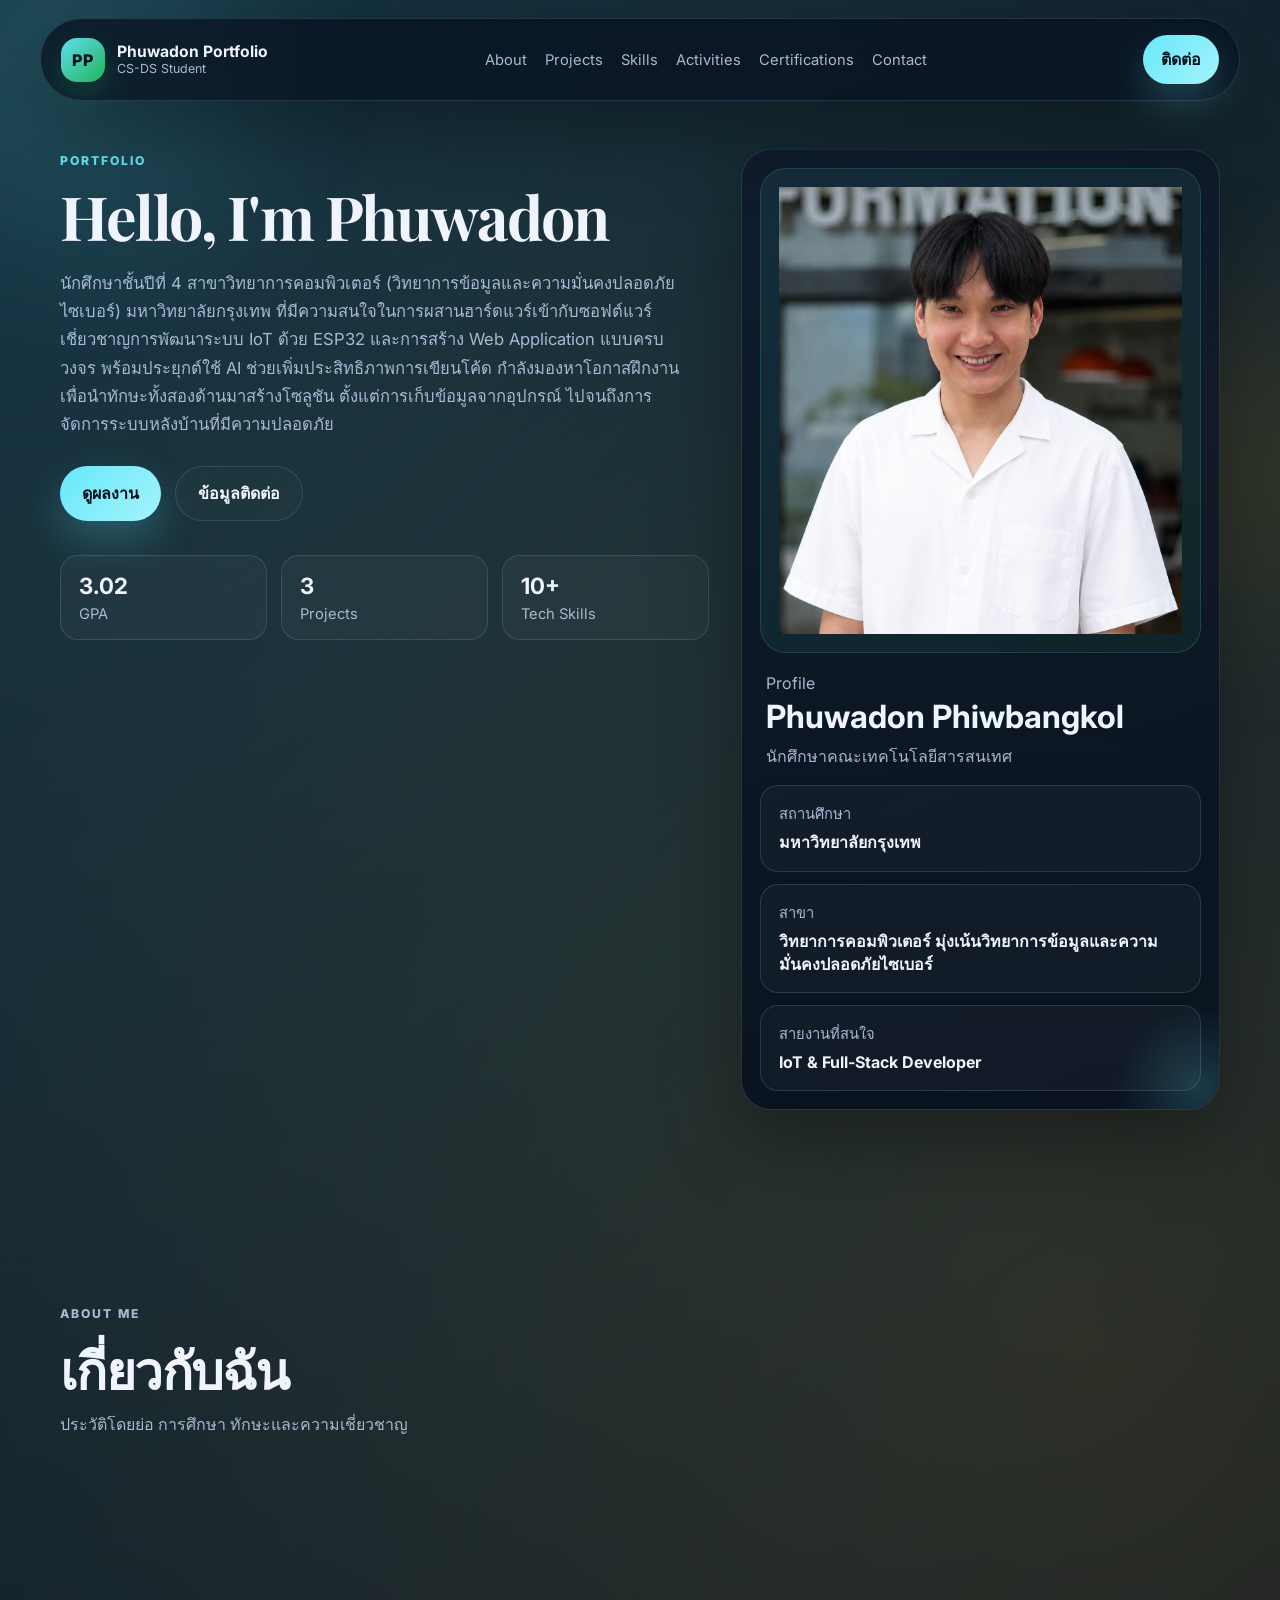
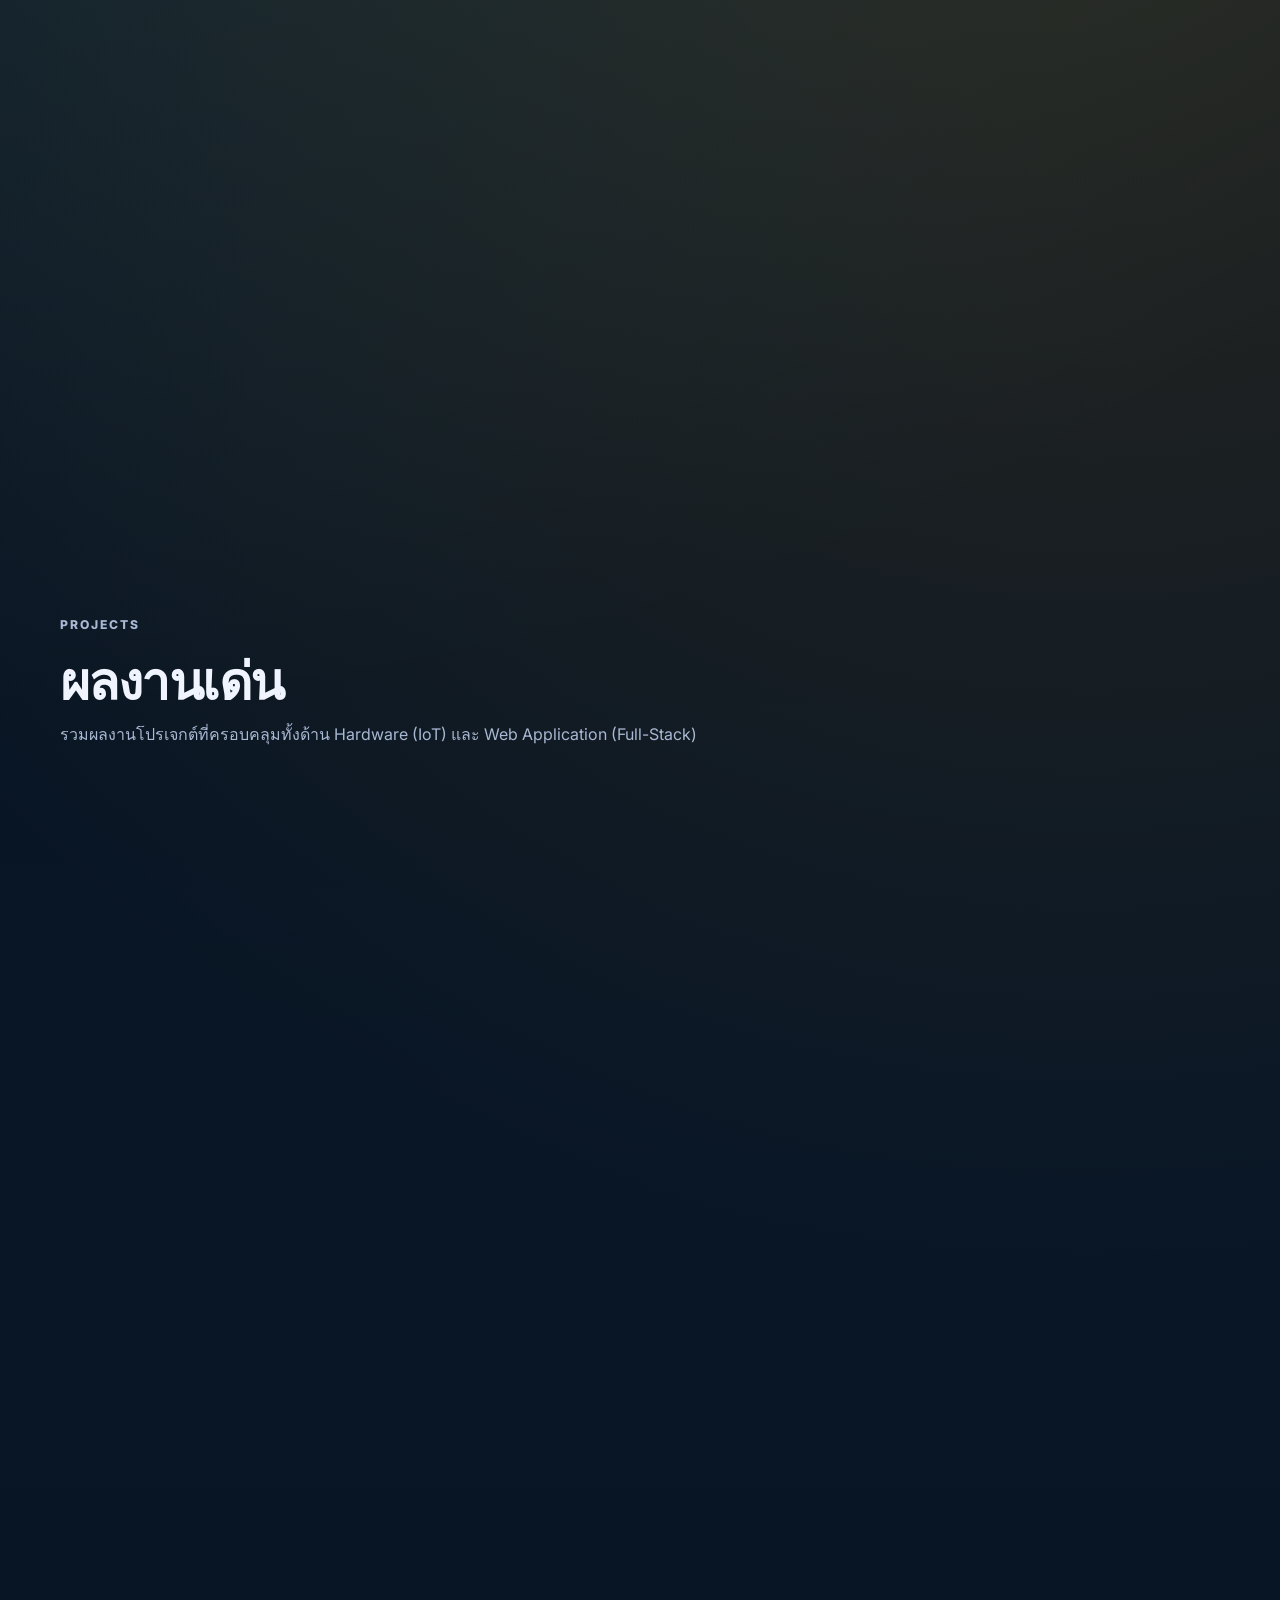
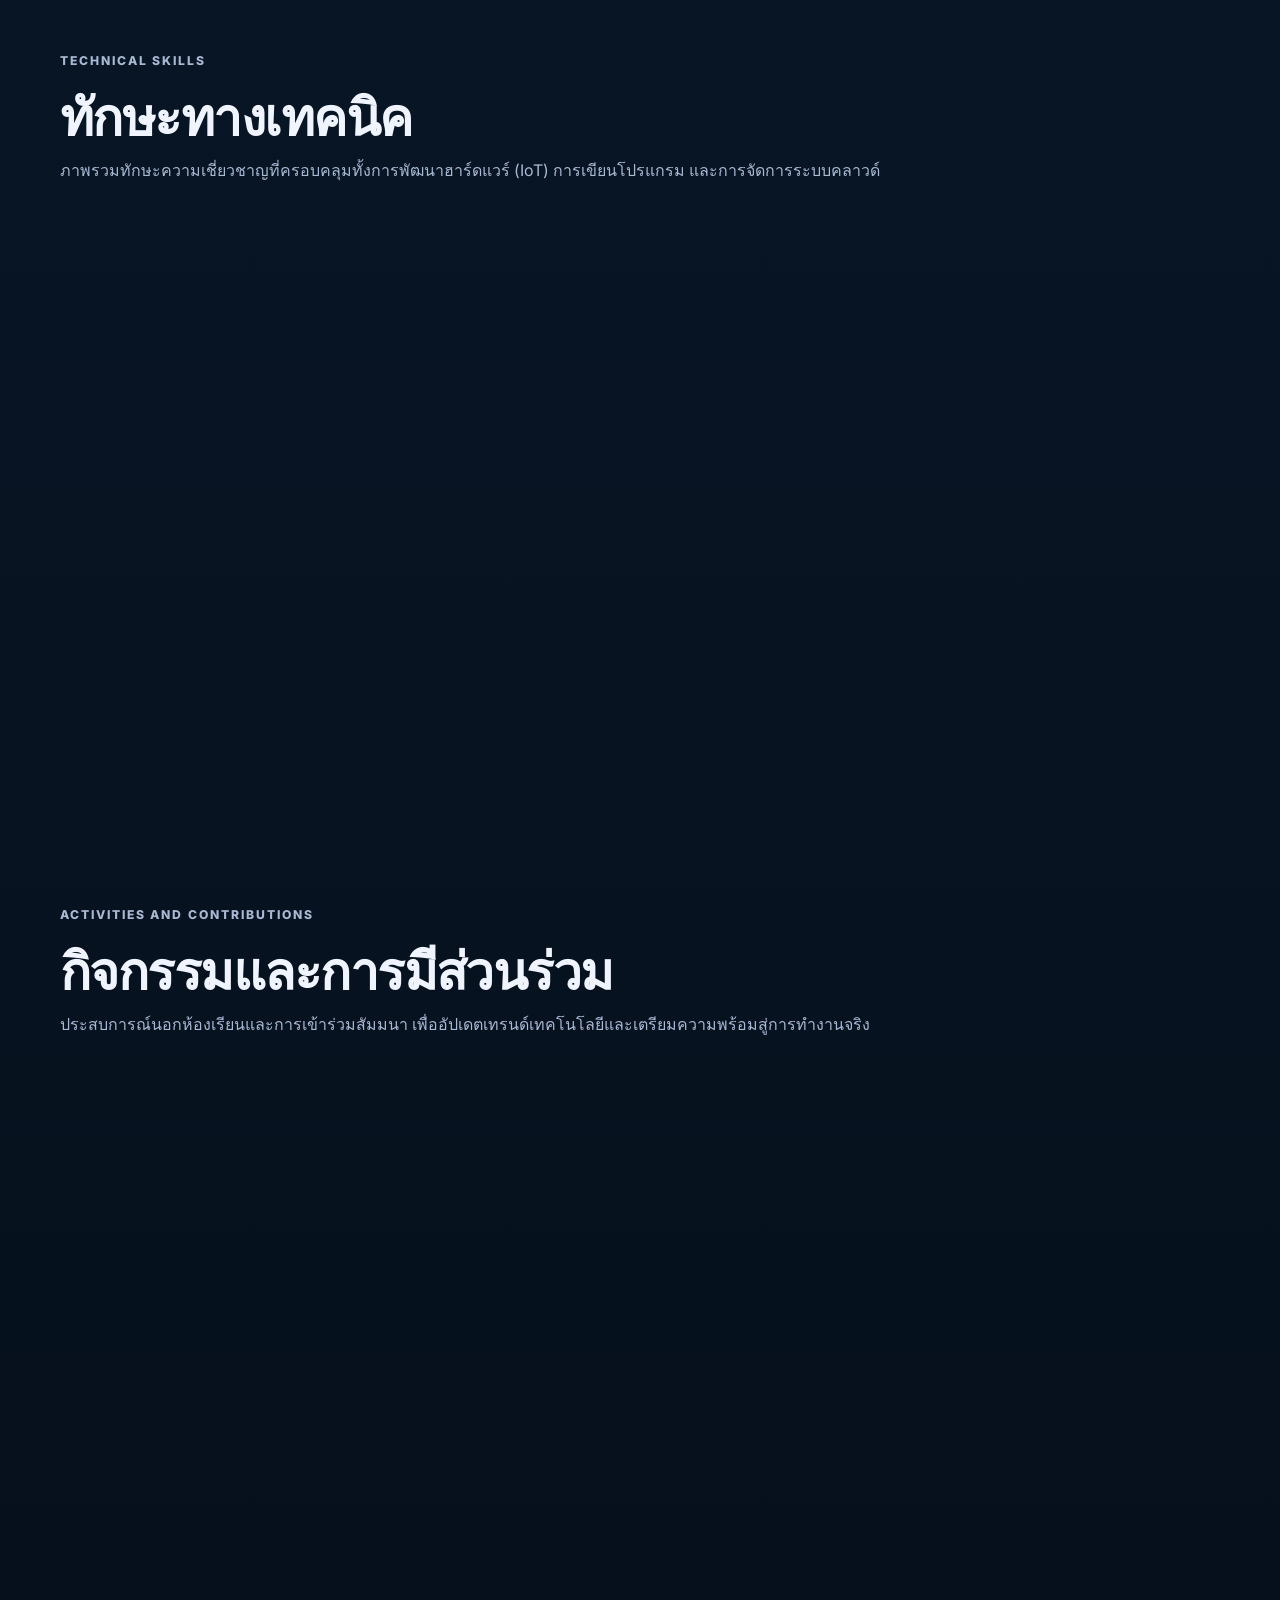
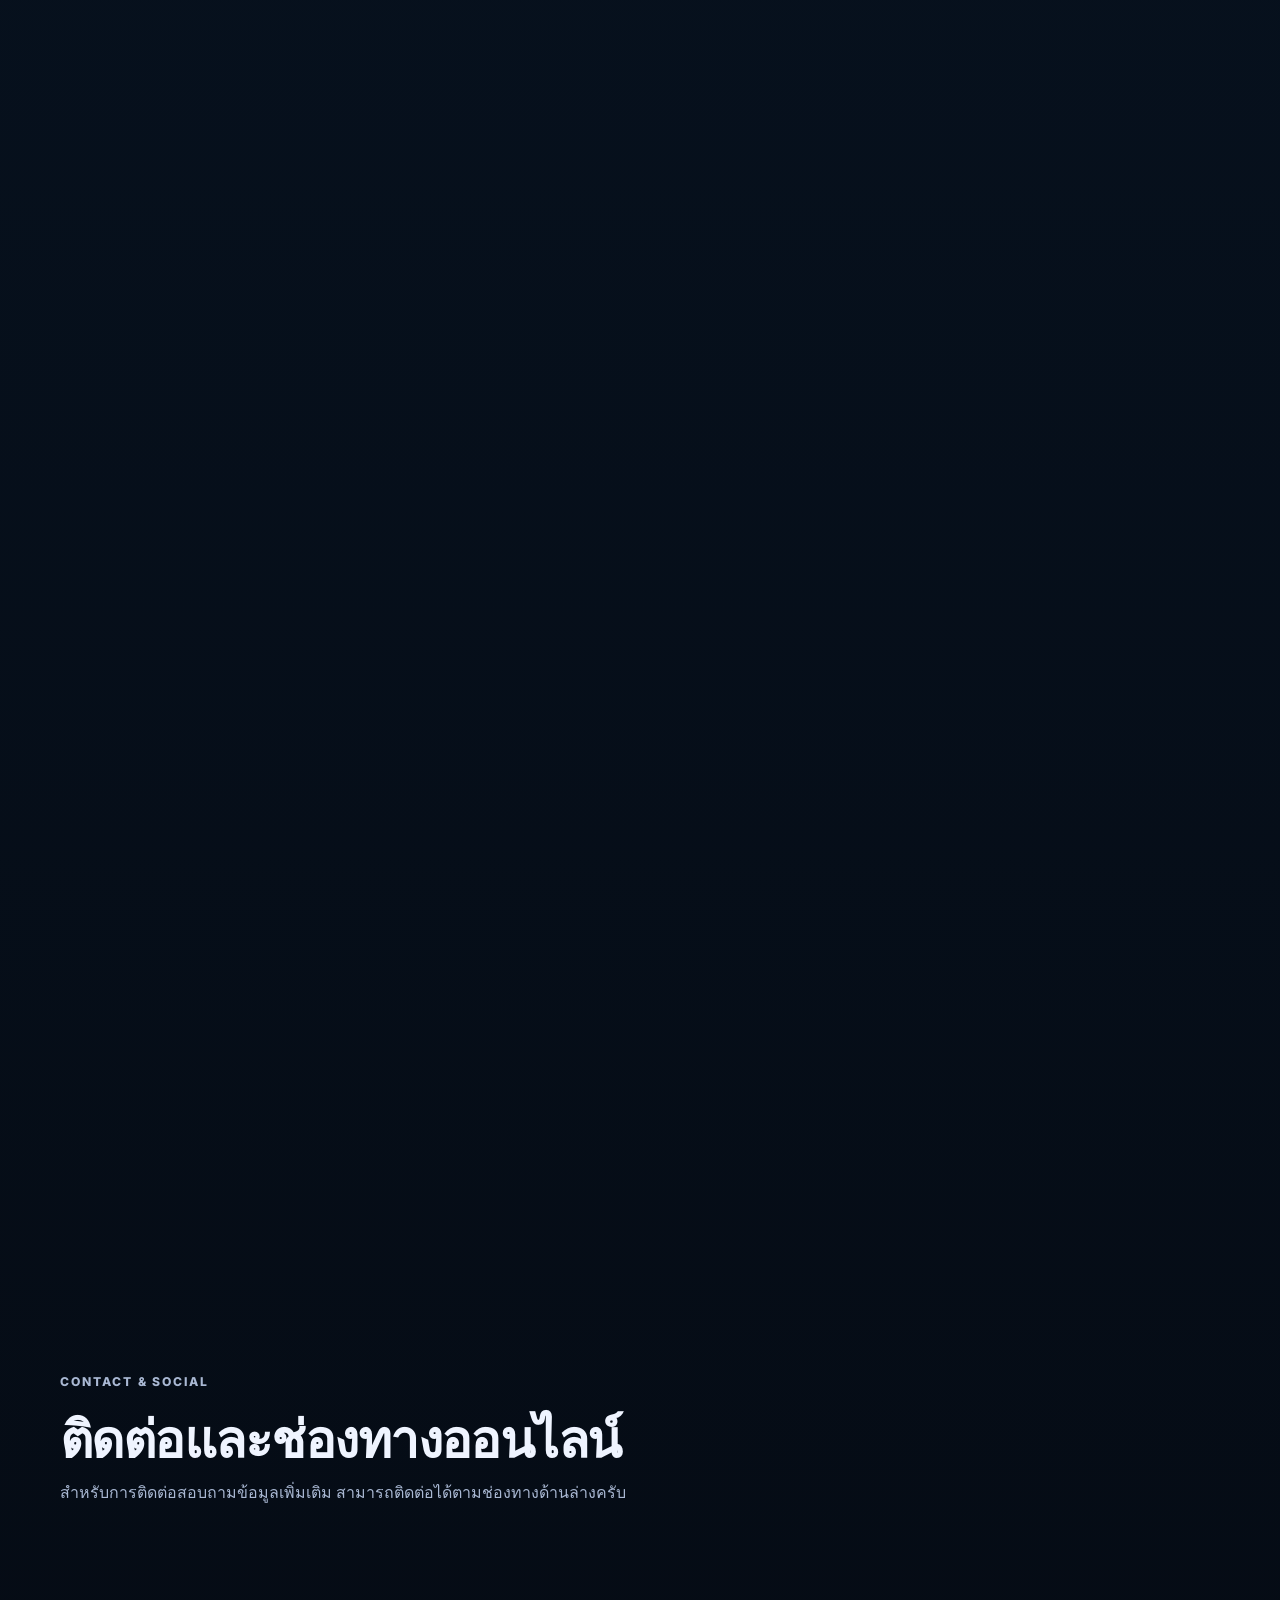
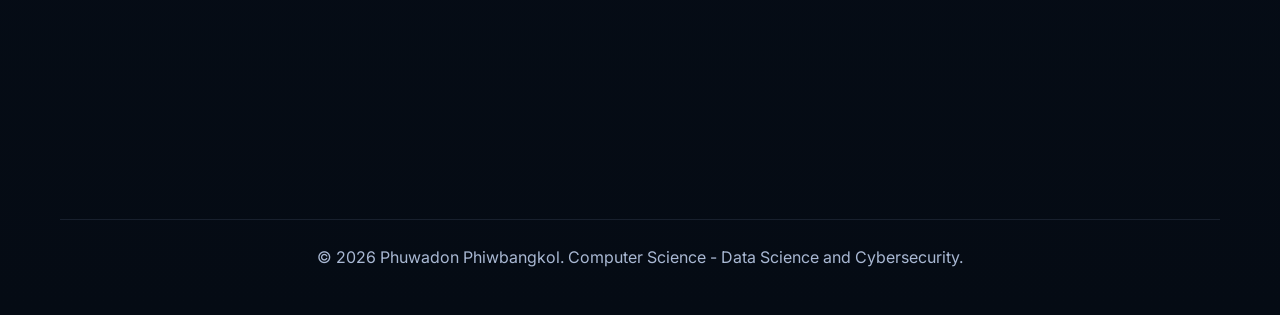
<file: index.html>
<!doctype html>
<html lang="th">
  <head>
    <meta charset="UTF-8" />
    <meta name="viewport" content="width=device-width, initial-scale=1.0" />
    <meta name="description" content="Web Portfolio" />
    <title>Web Portfolio | Phuwadon Phiwbangkol</title>
    <link rel="preconnect" href="https://fonts.googleapis.com" />
    <link rel="preconnect" href="https://fonts.gstatic.com" crossorigin />
    <link href="https://fonts.googleapis.com/css2?family=Inter:wght@400;500;600;700;800&family=Playfair+Display:wght@600;700;800&display=swap" rel="stylesheet" />
    <link rel="stylesheet" href="style.css" />
  </head>
  <body>
    <div class="aurora aurora-left"></div>
    <div class="aurora aurora-right"></div>

    <header class="topbar">
      <a class="brand" href="#home" aria-label="ไปยังหน้าแรก">
        <span class="brand-mark">PP</span>
        <span class="brand-text">
          <strong>Phuwadon Portfolio</strong>
          <small>CS-DS Student</small>
        </span>
      </a>

      <nav class="nav" aria-label="เมนูหลัก">
        <a href="#about">About</a>
        <a href="#projects">Projects</a>
        <a href="#skills">Skills</a>
        <a href="#activities">Activities</a>
        <a href="#certifications">Certifications</a>
        <a href="#contact">Contact</a>
      </nav>

      <a class="cta cta-small" href="#contact">ติดต่อ</a>
    </header>

    <main class="page">
      <section class="hero section" id="home">
        <div class="hero-copy reveal">
          <p class="eyebrow">Portfolio</p>
          <h1>Hello, I'm Phuwadon</h1>
          <p class="hero-text">
            นักศึกษาชั้นปีที่ 4 สาขาวิทยาการคอมพิวเตอร์ (วิทยาการข้อมูลและความมั่นคงปลอดภัยไซเบอร์) มหาวิทยาลัยกรุงเทพ ที่มีความสนใจในการผสานฮาร์ดแวร์เข้ากับซอฟต์แวร์ เชี่ยวชาญการพัฒนาระบบ IoT ด้วย ESP32 และการสร้าง Web Application แบบครบวงจร พร้อมประยุกต์ใช้ AI ช่วยเพิ่มประสิทธิภาพการเขียนโค้ด กำลังมองหาโอกาสฝึกงานเพื่อนำทักษะทั้งสองด้านมาสร้างโซลูชัน ตั้งแต่การเก็บข้อมูลจากอุปกรณ์ ไปจนถึงการจัดการระบบหลังบ้านที่มีความปลอดภัย
          </p>

          <div class="hero-actions">
            <a class="cta" href="#projects">ดูผลงาน</a>
            <a class="ghost" href="#contact">ข้อมูลติดต่อ</a>
          </div>

          <div class="hero-stats">
            <article>
                <strong>3.02</strong>
                <span>GPA</span>
            </article>
            <article>
                <strong>3</strong>
                <span>Projects</span>
            </article>
            <article>
                <strong>10+</strong>
                <span>Tech Skills</span>
            </article>
            </div>
        </div>

        <div class="hero-card reveal">
          <div class="profile-frame">
            <div class="profile-avatar" aria-hidden="true">
              <img data-caption="รูปโปรไฟล์ของ Phuwadon Phiwbangkol" src="images/Profile.png" alt="รูปโปรไฟล์ของ Phuwadon Phiwbangkol" style="width: 100%; height: 100%; object-fit: cover;">
            </div>
          </div>
          <div class="profile-info">
            <p class="profile-tag">Profile</p>
            <h2>Phuwadon Phiwbangkol</h2>
            <p class="profile-role">นักศึกษาคณะเทคโนโลยีสารสนเทศ</p>
          </div>
          <div class="quick-facts">
            <div>
              <span>สถานศึกษา</span>
              <strong>มหาวิทยาลัยกรุงเทพ</strong>
            </div>
            <div>
              <span>สาขา</span>
              <strong>วิทยาการคอมพิวเตอร์ มุ่งเน้นวิทยาการข้อมูลและความมั่นคงปลอดภัยไซเบอร์</strong>
            </div>
            <div>
              <span>สายงานที่สนใจ</span>
              <strong>IoT & Full-Stack Developer</strong>
            </div>
          </div>
        </div>
      </section>

      <section class="section split-section" id="about">
        <div class="section-heading reveal">
          <p class="eyebrow">About Me</p>
          <h2>เกี่ยวกับฉัน</h2>
          <p>ประวัติโดยย่อ การศึกษา ทักษะและความเชี่ยวชาญ</p>
        </div>

        <div class="info-grid">
          <article class="panel reveal">
            <h3>ประวัติโดยย่อ</h3>
            <p>
              ผมเป็นนักศึกษาที่สนใจในเทคโนโลยี IoT มีความเชี่ยวชาญตั้งแต่การต่อวงจรไมโครคอนโทรลเลอร์ (ESP32) ไปจนถึงการพัฒนาระบบเว็บไซต์ จุดเด่นของผมคือการผสาน Hardware เข้ากับ Software แบบครบวงจร โดยประยุกต์ใช้ AI มาช่วยเขียนโค้ดและแก้ปัญหา ทำให้สร้างโปรเจกต์ต้นแบบได้อย่างรวดเร็ว ปัจจุบันกำลังมองหาที่ฝึกงานสาย IoT & Full-Stack Developer หรือตำแหน่งที่ได้พัฒนาระบบตั้งแต่ฮาร์ดแวร์ไปจนถึงระบบหลังบ้านครับ
            </p>
          </article>

          <article class="panel reveal">
            <h3>การศึกษา</h3>
            <ul class="detail-list">
              <li><strong>ระดับการศึกษา:</strong> ปริญญาตรี (กำลังศึกษาอยู่ชั้นปีที่ 4)</li>
              <li><strong>สถาบัน:</strong> มหาวิทยาลัยกรุงเทพ</li>
              <li><strong>สาขา:</strong> วิทยาการคอมพิวเตอร์ (มุ่งเน้นวิทยาการข้อมูลและความมั่นคงปลอดภัยไซเบอร์)</li>
              <li><strong>เกรดเฉลี่ยสะสม:</strong> 3.02</li>
            </ul>
          </article>

          <article class="panel reveal">
            <h3>ทักษะและความเชี่ยวชาญ</h3>
            <ul class="chips">
              <li>ESP32 / Arduino</li>
              <li>Circuit & Wiring</li>
              <li>IoT & Sensors</li>
              <li>Fritzing</li>
              <li>Figma (UI/UX Design)</li>
              <li>AI-Assisted Coding</li>
              <li>HTML / CSS / JS</li>
              <li>C/C++ & Python</li>
              <li>Google Apps Script</li>
            </ul>
          </article>

          <article class="panel reveal">
            <h3>ประสบการณ์ที่เกี่ยวข้อง</h3>
            <p>
              ผมได้ผ่านการทำโปรเจกต์รายวิชามาหลายชิ้น ทั้งด้าน IoT และระบบเว็บไซต์ โดยรับผิดชอบตั้งแต่การออกแบบและต่อวงจรไมโครคอนโทรลเลอร์ (ESP32) การวางโครงสร้าง UI/UX ผ่าน Figma ไปจนถึงการเขียนโค้ดจริง นอกจากนี้ยังใช้ Git ในการทำงานร่วมกับทีม ซึ่งทำให้ผมเข้าใจภาพรวมของการพัฒนาระบบตั้งแต่การรับค่าจากฮาร์ดแวร์ไปจนถึงการแสดงผลบนซอฟต์แวร์ครับ
            </p>
          </article>
        </div>
      </section>

      <section class="section" id="projects">
        <div class="section-heading reveal">
          <p class="eyebrow">Projects</p>
          <h2>ผลงานเด่น</h2>
          <p>รวมผลงานโปรเจกต์ที่ครอบคลุมทั้งด้าน Hardware (IoT) และ Web Application (Full-Stack)</p>
        </div>

        <div class="card-grid">
          <article class="project-card project-link-card reveal" data-href="project-smart-trashcan.html" tabindex="0" aria-label="ดูรายละเอียดโปรเจกต์ Smart Trashcan">
            <div class="project-top">
              <span class="project-badge">IoT & Hardware</span>
              <span class="project-year">2026</span>
            </div>
            <div class="project-image" style="margin-bottom: 16px; border-radius: 8px; overflow: hidden;">
              <img src="PJ/Pj1_ST/realbin.jpg" alt="ชื่อโปรเจกต์" style="width: 100%; height: 180px; object-fit: cover; display: block;">
            </div>
            <h3>Smart Trashcan (IoT)</h3>
            <p>ระบบถังขยะอัจฉริยะที่วัดอุณหภูมิและความชื้น เปิดฝาอัตโนมัติเมื่อมีผู้ใช้อยู่ในระยะ และสามารถควบคุมให้เคลื่อนที่เข้าหาผู้ใช้ได้</p>
            <ul class="project-meta">
              <li><strong>Tools:</strong> ESP32, HC-SR04, BME280 & DHT11, L298N (Motor Driver), Servo MG996R, LM2596, Arduino IDE, C/C++, Blynk web, Fritzing</li>
              <li><strong>Role:</strong> Circuit Wiring, Firmware Programming, Web Integration</li>
            </ul>
            <div class="project-actions">
              <a class="project-button" href="https://github.com/Phuwadon999/Smart_TrashCan" target="_blank" rel="noreferrer noopener">ดูโค้ดบน GitHub</a>
              <a class="project-button" href="project-smart-trashcan.html">ดูรายละเอียด</a>
            </div>
          </article>

          <article class="project-card project-link-card reveal" data-href="project-pm.html" tabindex="0" aria-label="ดูรายละเอียดโปรเจกต์ PM">
            <div class="project-top">
              <span class="project-badge">IoT & Hardware</span>
              <span class="project-year">2026</span>
            </div>
            <div class="project-image" style="margin-bottom: 16px; border-radius: 8px; overflow: hidden;">
              <img src="PJ/Pj2_PM/pm_real.jpg" alt="ชื่อโปรเจกต์" style="width: 100%; height: 180px; object-fit: cover; display: block;">
            </div>
            <h3>PM Sensor Project</h3>
            <p>โปรเจกต์ตรวจวัดคุณภาพอากาศและตรวจจับบุคคล แสดงผลแบบ Real-time ผ่านหน้าจอ TFT Touch Screen 2.8" และ OLED ผสานการทำงานของเซ็นเซอร์ PMS5003 และเรดาร์ HLK-LD2410C อย่างแม่นยำ</p>
            <ul class="project-meta">
              <li><strong>Tools:</strong> ESP32, PMS5003 (Dust Sensor), HLK-LD2410C (Radar), TFT 2.8" Touch, OLED 0.96", Arduino IDE, C/C++, Blynk web, Fritzing</li>
              <li><strong>Role:</strong> System Integrator, Circuit Design, Coding</li>
            </ul>
            <div class="project-actions">
              <a class="project-button" href="https://github.com/Phuwadon999/PM" target="_blank" rel="noreferrer noopener">ดูโค้ดบน GitHub</a>
              <a class="project-button" href="project-pm.html">ดูรายละเอียด</a>
            </div>
          </article>

          <article class="project-card project-link-card reveal" data-href="project-vseg-email.html" tabindex="0" aria-label="ดูรายละเอียดโปรเจกต์ VSEG Email">
            <div class="project-top">
              <span class="project-badge">Web Application</span>
              <span class="project-year">2024</span>
            </div>
            <div class="project-image" style="margin-bottom: 16px; border-radius: 8px; overflow: hidden;">
              <img src="PJ/Pj3_emailweb/Homepage.png" alt="ชื่อโปรเจกต์" style="width: 100%; height: 180px; object-fit: cover; display: block;">
            </div>
            <h3>VSEG University Email Web</h3>
            <p>เว็บอีเมลสำหรับนักศึกษาและอาจารย์ มีระบบสมัครสมาชิก เข้าสู่ระบบ กล่องเมล แจ้งเตือน สร้างอีเวนต์ และหน้าแอดมินสำหรับจัดการผู้ใช้ พร้อมนำระบบขึ้นใช้งานจริงบนคลาวด์</p>
            <ul class="project-meta">
              <li><strong>Tools:</strong> Node.js, HTML/CSS/JS, Azure App Service, Azure SQL, GitHub, Figma</li>
              <li><strong>Role:</strong> Full-Stack Development, Cloud Deployment, UI/UX Design</li>
            </ul>
            <div class="project-actions">
              <a class="project-button" href="https://github.com/Phuwadon999/VSEG" target="_blank" rel="noreferrer noopener">ดูโค้ดบน GitHub</a>
              <a class="project-button" href="project-vseg-email.html">ดูรายละเอียด</a>
            </div>
          </article>
        </div>
      </section>

      <section class="section" id="skills">
        <div class="section-heading reveal">
          <p class="eyebrow">Technical Skills</p>
          <h2>ทักษะทางเทคนิค</h2>
          <p>ภาพรวมทักษะความเชี่ยวชาญที่ครอบคลุมทั้งการพัฒนาฮาร์ดแวร์ (IoT) การเขียนโปรแกรม และการจัดการระบบคลาวด์</p>
        </div>

        <div class="skill-layout">
          <article class="panel reveal">
            <h3>ภาษาคอมพิวเตอร์</h3>
            <div class="skill-item"><span>HTML / CSS / JavaScript</span><span>Intermediate</span></div>
            <div class="skill-bar"><i style="width: 70%"></i></div>
            <div class="skill-item"><span>C/C++</span><span>Intermediate</span></div>
            <div class="skill-bar"><i style="width: 60%"></i></div>
            <div class="skill-item"><span>Python</span><span>Intermediate</span></div>
            <div class="skill-bar"><i style="width: 55%"></i></div>
          </article>

          <article class="panel reveal">
            <h3>Frameworks / Cloud / Database</h3>
            <div class="skill-tags">
              <span>Node.js</span>
              <span>Azure App Service</span>
              <span>Azure SQL</span>
              <span>MySQL</span>
              <span>Google Apps Script</span>
              <span>Blynk IoT</span>
            </div>
          </article>

          <article class="panel reveal">
            <h3>เครื่องมือและเทคโนโลยี</h3>
            <ul class="detail-list">
              <li><strong>Hardware:</strong> ESP32, Sensor Modules, Motor Driver, Breadboard</li>
              <li><strong>Design:</strong> Fritzing, Figma</li>
              <li><strong>Coding:</strong> VS Code, Arduino IDE, AI-Assisted</li>
              <li><strong>Version Control:</strong> Git, GitHub</li>
              <li><strong>Deployment:</strong> Azure Cloud, Vercel</li>
            </ul>
          </article>

          <article class="panel reveal">
            <h3>Soft Skills</h3>
            <div class="skill-tags">
              <span>การแก้ปัญหาเชิงระบบ</span>
              <span>การทำงานเป็นทีม</span>
              <span>การสื่อสาร</span>
              <span>การเรียนรู้สิ่งใหม่</span>
              <span>การจัดการเวลา</span>
              <span>ความละเอียดรอบคอบ</span>
            </div>
          </article>
        </div>
      </section>

      <section class="section" id="activities">
        <div class="section-heading reveal">
          <p class="eyebrow">Activities and Contributions</p>
          <h2>กิจกรรมและการมีส่วนร่วม</h2>
          <p>ประสบการณ์นอกห้องเรียนและการเข้าร่วมสัมมนา เพื่ออัปเดตเทรนด์เทคโนโลยีและเตรียมความพร้อมสู่การทำงานจริง</p>
        </div>

        <div class="card-grid activity-grid">
          <article class="activity-card reveal">
            <div class="activity-image">
              <img class="zoomable" data-caption="BU Cyber Fortress Challenge & Career Expo" src="activity/activity1/a_001.jpg" alt="รูปกิจกรรม BU Cyber Fortress Challenge & Career Expo" />
            </div>
            <h3>BU Cyber Fortress Challenge & Career Expo</h3>
            <p style="color: #94a3b8; font-size: 0.9rem; margin-bottom: 16px;">10 กุมภาพันธ์ 2569 | มหาวิทยาลัยกรุงเทพ</p>
            <p><strong>บทบาท:</strong> เข้าร่วมฟังบรรยายจากผู้เชี่ยวชาญด้าน Tech Company และเก็บข้อมูลจัดทำอินโฟกราฟิก</p>
            <p><strong>สิ่งที่ได้เรียนรู้:</strong> เข้าใจ Requirement ของตลาดแรงงาน ทักษะที่องค์กรต้องการ และแนวทางการเตรียมตัวก่อนออกฝึกงาน/สหกิจศึกษา</p>
          </article>

          <article class="activity-card reveal">
            <div class="activity-image">
              <img class="zoomable" data-caption="IT Empowering Day in the Era of AI" src="activity/activity2/a_002.jpg" alt="รูปกิจกรรม IT Empowering Day in the Era of AI" />
            </div>
            <h3>IT Empowering Day in the Era of AI</h3>
            <p style="color: #94a3b8; font-size: 0.9rem; margin-bottom: 16px;">21 พฤษภาคม 2569 | มหาวิทยาลัยกรุงเทพ</p>
            <p><strong>บทบาท:</strong> เข้าร่วมอัปเดตเทรนด์ AI จากภาคอุตสาหกรรม และศึกษาแนวคิดจากเวที Rising AI Prototype Pitching</p>
            <p><strong>สิ่งที่ได้เรียนรู้:</strong> การนำ AI มาประยุกต์ใช้แก้ปัญหาในธุรกิจจริง แนวทางการนำเสนอโซลูชัน และโอกาสเติบโตในสายงานอนาคต</p>
          </article>
        </div>
      </section>

      <section class="section" id="certifications">
        <div class="section-heading reveal">
          <p class="eyebrow">Certifications</p>
          <h2>ใบรับรองและการอบรม</h2>
          <p>ใบรับรองทักษะทางเทคโนโลยีและภาษาจากองค์กรระดับสากล เพื่อยืนยันมาตรฐานความรู้ที่พร้อมสำหรับการทำงาน</p>
        </div>

        <div class="certificate-grid">
          <article class="certificate-card reveal">
            <div class="certificate-image">
              <img class="zoomable" data-caption="AWS Academy Graduate - Machine Learning Foundations" src="certificate/aws_ml.png" alt="ใบรับรอง AWS Academy Machine Learning Foundations" />
            </div>
            <div class="certificate-body">
              <span class="certificate-year">2026</span>
              <h3>AWS Academy Graduate - Machine Learning Foundations</h3>
              <p>ยืนยันความรู้ความเข้าใจในกระบวนการทำงานของ Machine Learning และการประยุกต์ใช้บริการต่างๆ บนระบบคลาวด์ของ AWS</p>
            </div>
          </article>

          <article class="certificate-card reveal">
            <div class="certificate-image">
              <img class="zoomable" data-caption="AWS Academy Graduate - Generative AI Foundations" src="certificate/aws_genarative_ai.png" alt="ใบรับรอง AWS Academy Generative AI Foundations" />
            </div>
            <div class="certificate-body">
              <span class="certificate-year">2026</span>
              <h3>AWS Academy Graduate - Generative AI Foundations</h3>
              <p>รับรองทักษะด้าน Generative AI ครอบคลุมตั้งแต่พื้นฐานแนวคิด ไปจนถึงการประยุกต์ใช้ Foundation Models เพื่อสร้างโซลูชันใหม่ๆ</p>
            </div>
          </article>

          <article class="certificate-card reveal">
            <div class="certificate-image">
              <img class="zoomable" data-caption="Oracle Certified Foundations Associate" src="certificate/oracle.png" alt="ใบรับรอง Oracle Certified Foundations Associate" />
            </div>
            <div class="certificate-body">
              <span class="certificate-year">2025</span>
              <h3>Oracle Cloud Infrastructure (OCI) Foundations Associate</h3>
              <p>รับรองความรู้พื้นฐานด้าน Cloud Computing และระบบรักษาความปลอดภัยไซเบอร์ บนโครงสร้างพื้นฐานของ Oracle</p>
            </div>
          </article>

          <article class="certificate-card reveal">
            <div class="certificate-image">
              <img class="zoomable" data-caption="THNCSA - Cybersecurity Foundation Course" src="certificate/THNCSA.png" alt="ใบรับรอง THNCSA Cybersecurity Foundation Course" />
            </div>
            <div class="certificate-body">
              <span class="certificate-year">2025</span>
              <h3>THNCSA - Cybersecurity Foundation Course</h3>
              <p>ผ่านหลักสูตรด้านความมั่นคงปลอดภัยไซเบอร์ ระดับพื้นฐาน (Cybersecurity Foundation Course) ผ่านระบบ NCSA e-Learning</p>
            </div>
          </article>
        </div>
      </section>

      <section class="section" id="contact">
        <div class="section-heading reveal">
          <p class="eyebrow">Contact & Social</p>
          <h2>ติดต่อและช่องทางออนไลน์</h2>
          <p>สำหรับการติดต่อสอบถามข้อมูลเพิ่มเติม สามารถติดต่อได้ตามช่องทางด้านล่างครับ</p>
        </div>

        <div class="contact-grid">
          <article class="panel reveal">
            <h3>ข้อมูลติดต่อ</h3>
            <ul class="detail-list">
              <li>Email: Phuwadon.phiw@bumail.net</li>
              <li>Phone: 063-197-5822</li>
              <li>Location: Bangkok, Thailand</li>
            </ul>
          </article>

          <article class="panel reveal">
            <h3>โซเชียลมีเดีย</h3>
            <ul class="social-list">
              <li><a href="https://github.com/Phuwadon999" target="_blank" rel="noopener noreferrer">GitHub</a></li>
              <li><a href="https://line.me/ti/p/uK9Cja1hzD" target="_blank" rel="noopener noreferrer">LINE</a></li>
              <li><a href="https://www.instagram.com/oatter_00?igsh=MWdjOTExYnprZzNndA%3D%3D&utm_source=qr" target="_blank" rel="noopener noreferrer">Instagram</a></li>
              <li><a href="https://www.linkedin.com/in/phuwadon-p" target="_blank" rel="noopener noreferrer">LinkedIn</a></li>
            </ul>
          </article>
        </div>
      </section>
    </main>

    <footer class="footer">
      <p>© <span id="year"></span> Phuwadon Phiwbangkol. Computer Science - Data Science and Cybersecurity.</p>
    </footer>

    <script src="script.js"></script>
  </body>
</html>
</file>
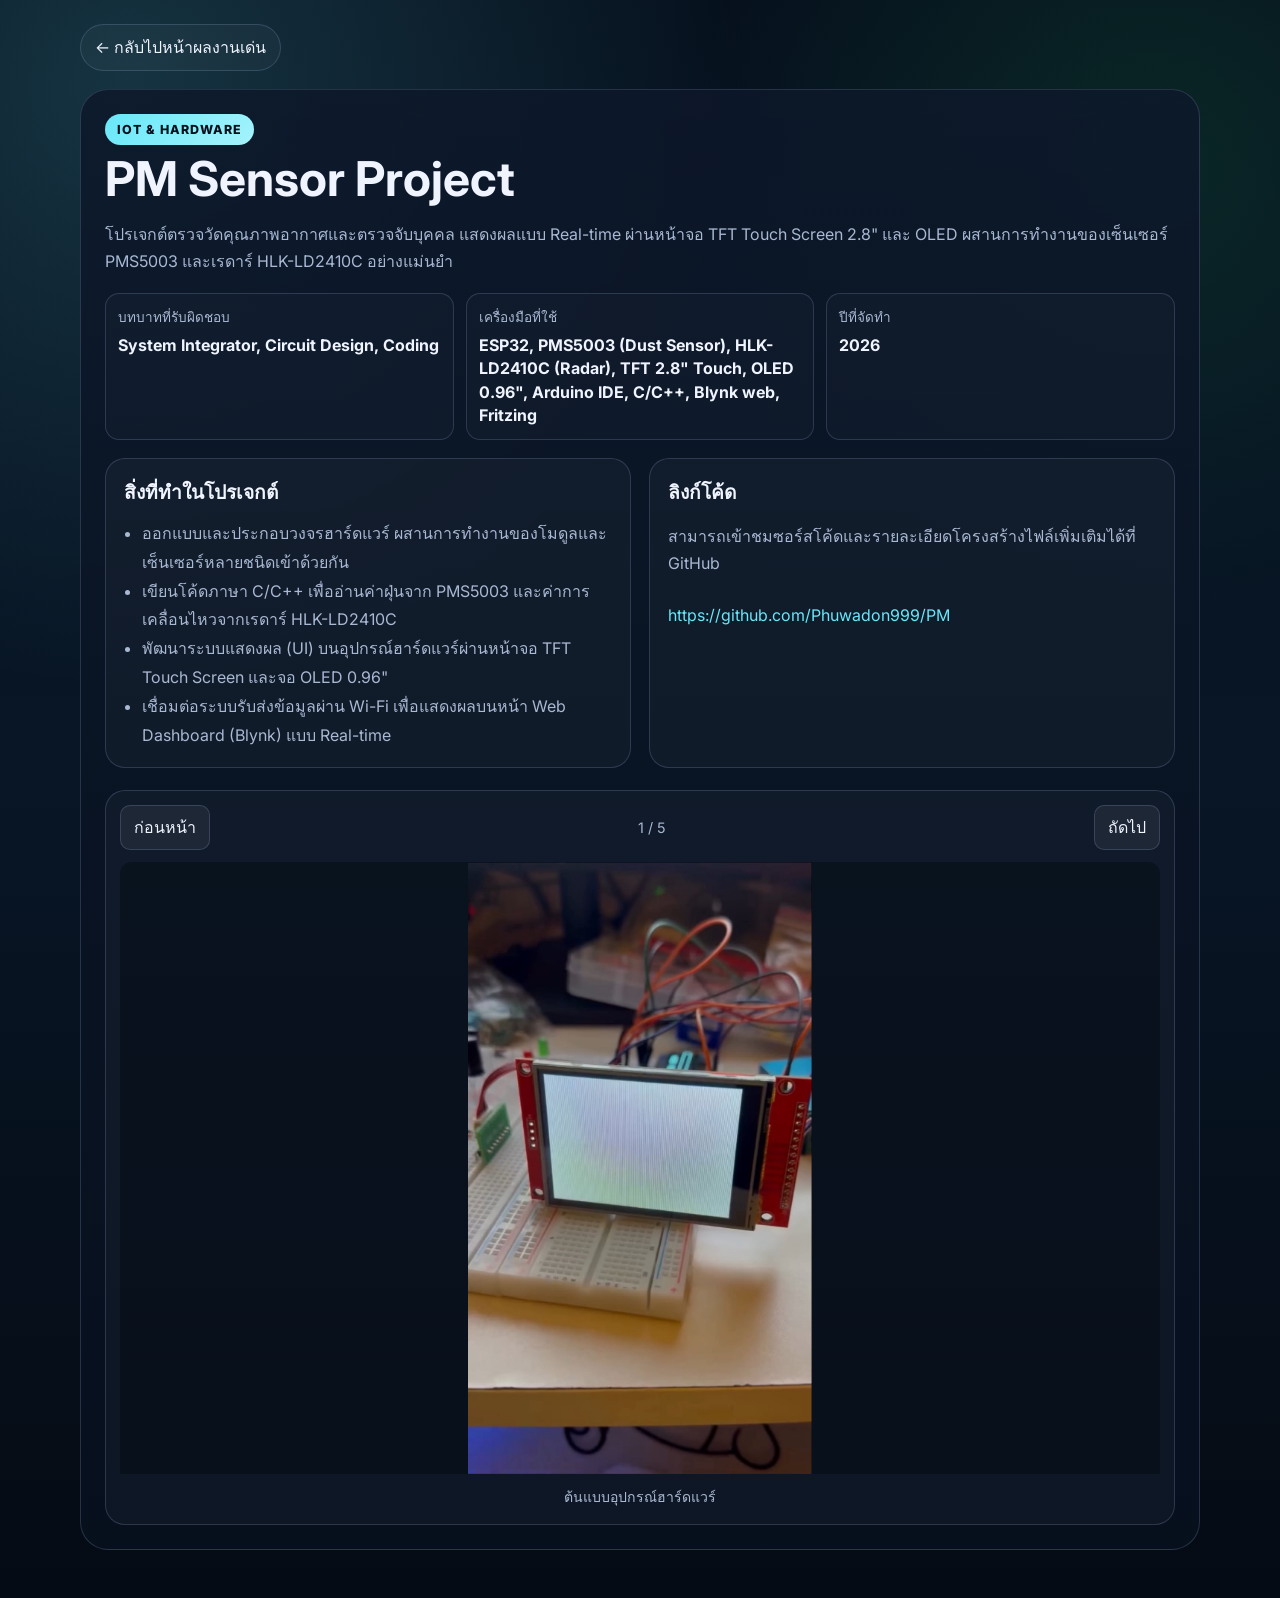
<file: project-pm.html>
<!doctype html>
<html lang="th">
  <head>
    <meta charset="UTF-8" />
    <meta name="viewport" content="width=device-width, initial-scale=1.0" />
    <meta name="description" content="รายละเอียดผลงาน PM Project ของ Phuwadon" />
    <title>PM Project | Project Detail</title>
    <link rel="preconnect" href="https://fonts.googleapis.com" />
    <link rel="preconnect" href="https://fonts.gstatic.com" crossorigin />
    <link href="https://fonts.googleapis.com/css2?family=Inter:wght@400;500;600;700;800&display=swap" rel="stylesheet" />
    <link rel="stylesheet" href="project-detail.css" />
  </head>
  <body>
    <main class="page">
      <a class="back-link" href="index.html#projects">← กลับไปหน้าผลงานเด่น</a>

      <section class="hero">
        <span class="badge">IoT & Hardware</span>
        <h1>PM Sensor Project</h1>
        <p class="summary">
          โปรเจกต์ตรวจวัดคุณภาพอากาศและตรวจจับบุคคล แสดงผลแบบ Real-time ผ่านหน้าจอ TFT Touch Screen 2.8" และ OLED ผสานการทำงานของเซ็นเซอร์ PMS5003 และเรดาร์ HLK-LD2410C อย่างแม่นยำ
        </p>

        <div class="meta">
          <div>
            <span>บทบาทที่รับผิดชอบ</span>
            <strong>System Integrator, Circuit Design, Coding</strong>
          </div>
          <div>
            <span>เครื่องมือที่ใช้</span>
            <strong>ESP32, PMS5003 (Dust Sensor), HLK-LD2410C (Radar), TFT 2.8" Touch, OLED 0.96", Arduino IDE, C/C++, Blynk web, Fritzing</strong>
          </div>
          <div>
            <span>ปีที่จัดทำ</span>
            <strong>2026</strong>
          </div>
        </div>

        <div class="grid">
          <article class="panel">
            <h2>สิ่งที่ทำในโปรเจกต์</h2>
            <ul>
              <li>ออกแบบและประกอบวงจรฮาร์ดแวร์ ผสานการทำงานของโมดูลและเซ็นเซอร์หลายชนิดเข้าด้วยกัน</li>
              <li>เขียนโค้ดภาษา C/C++ เพื่ออ่านค่าฝุ่นจาก PMS5003 และค่าการเคลื่อนไหวจากเรดาร์ HLK-LD2410C</li>
              <li>พัฒนาระบบแสดงผล (UI) บนอุปกรณ์ฮาร์ดแวร์ผ่านหน้าจอ TFT Touch Screen และจอ OLED 0.96"</li>
              <li>เชื่อมต่อระบบรับส่งข้อมูลผ่าน Wi-Fi เพื่อแสดงผลบนหน้า Web Dashboard (Blynk) แบบ Real-time</li>
            </ul>
          </article>

          <article class="panel">
            <h2>ลิงก์โค้ด</h2>
            <p class="summary">สามารถเข้าชมซอร์สโค้ดและรายละเอียดโครงสร้างไฟล์เพิ่มเติมได้ที่ GitHub</p>
            <a class="github-link" href="https://github.com/Phuwadon999/PM" target="_blank" rel="noreferrer noopener">https://github.com/Phuwadon999/PM</a>
          </article>
        </div>

        <div class="gallery gallery--carousel" data-gallery>
          <div class="gallery__toolbar">
            <button class="gallery__button" type="button" data-gallery-prev aria-label="ดูภาพก่อนหน้า">ก่อนหน้า</button>
            <span class="gallery__counter" data-gallery-counter aria-live="polite">1 / 5</span>
            <button class="gallery__button" type="button" data-gallery-next aria-label="ดูภาพถัดไป">ถัดไป</button>
          </div>
          <figure class="figure">
            <img class="zoomable" data-caption="ต้นแบบอุปกรณ์" src="PJ/Pj2_PM/pm_real.jpg" alt="ภาพต้นแบบจริงของโปรเจกต์ PM" />
            <figcaption>ต้นแบบอุปกรณ์ฮาร์ดแวร์</figcaption>
          </figure>
          <figure class="figure">
            <img class="zoomable" data-caption="หน้าเว็บควบคุม/แสดงผล" src="PJ/Pj2_PM/web_pm.png" alt="หน้าเว็บของโปรเจกต์ PM" />
            <figcaption>หน้า Dashboard ควบคุมและแสดงผล</figcaption>
          </figure>
          <figure class="figure">
            <img class="zoomable" data-caption="การแสดงผลบนมือถือ" src="PJ/Pj2_PM/mobile_pm.jpg" alt="หน้าเว็บบนอุปกรณ์มือถือ" />
            <figcaption>การแสดงผลบนโทรศัพท์มือถือ</figcaption>
          </figure>
          <figure class="figure">
            <img class="zoomable" data-caption="โครงสร้างวงจรภาพรวม (Fritzing)" src="PJ/Pj2_PM/pm1_fzz.png" alt="ภาพวงจร Fritzing ของ PM" />
            <figcaption>โครงสร้างวงจรภาพรวม (Fritzing)</figcaption>
          </figure>
          <figure class="figure">
            <img class="zoomable" data-caption="รายละเอียดการเชื่อมต่อสายไฟ" src="PJ/Pj2_PM/pm2_fzz.png" alt="ภาพวงจร Fritzing ของ PM อีกชุด" />
            <figcaption>รายละเอียดการเชื่อมต่อสายไฟ</figcaption>
          </figure>
        </div>
      </section>
    </main>
    <script src="script.js"></script>
  </body>
</html>
</file>
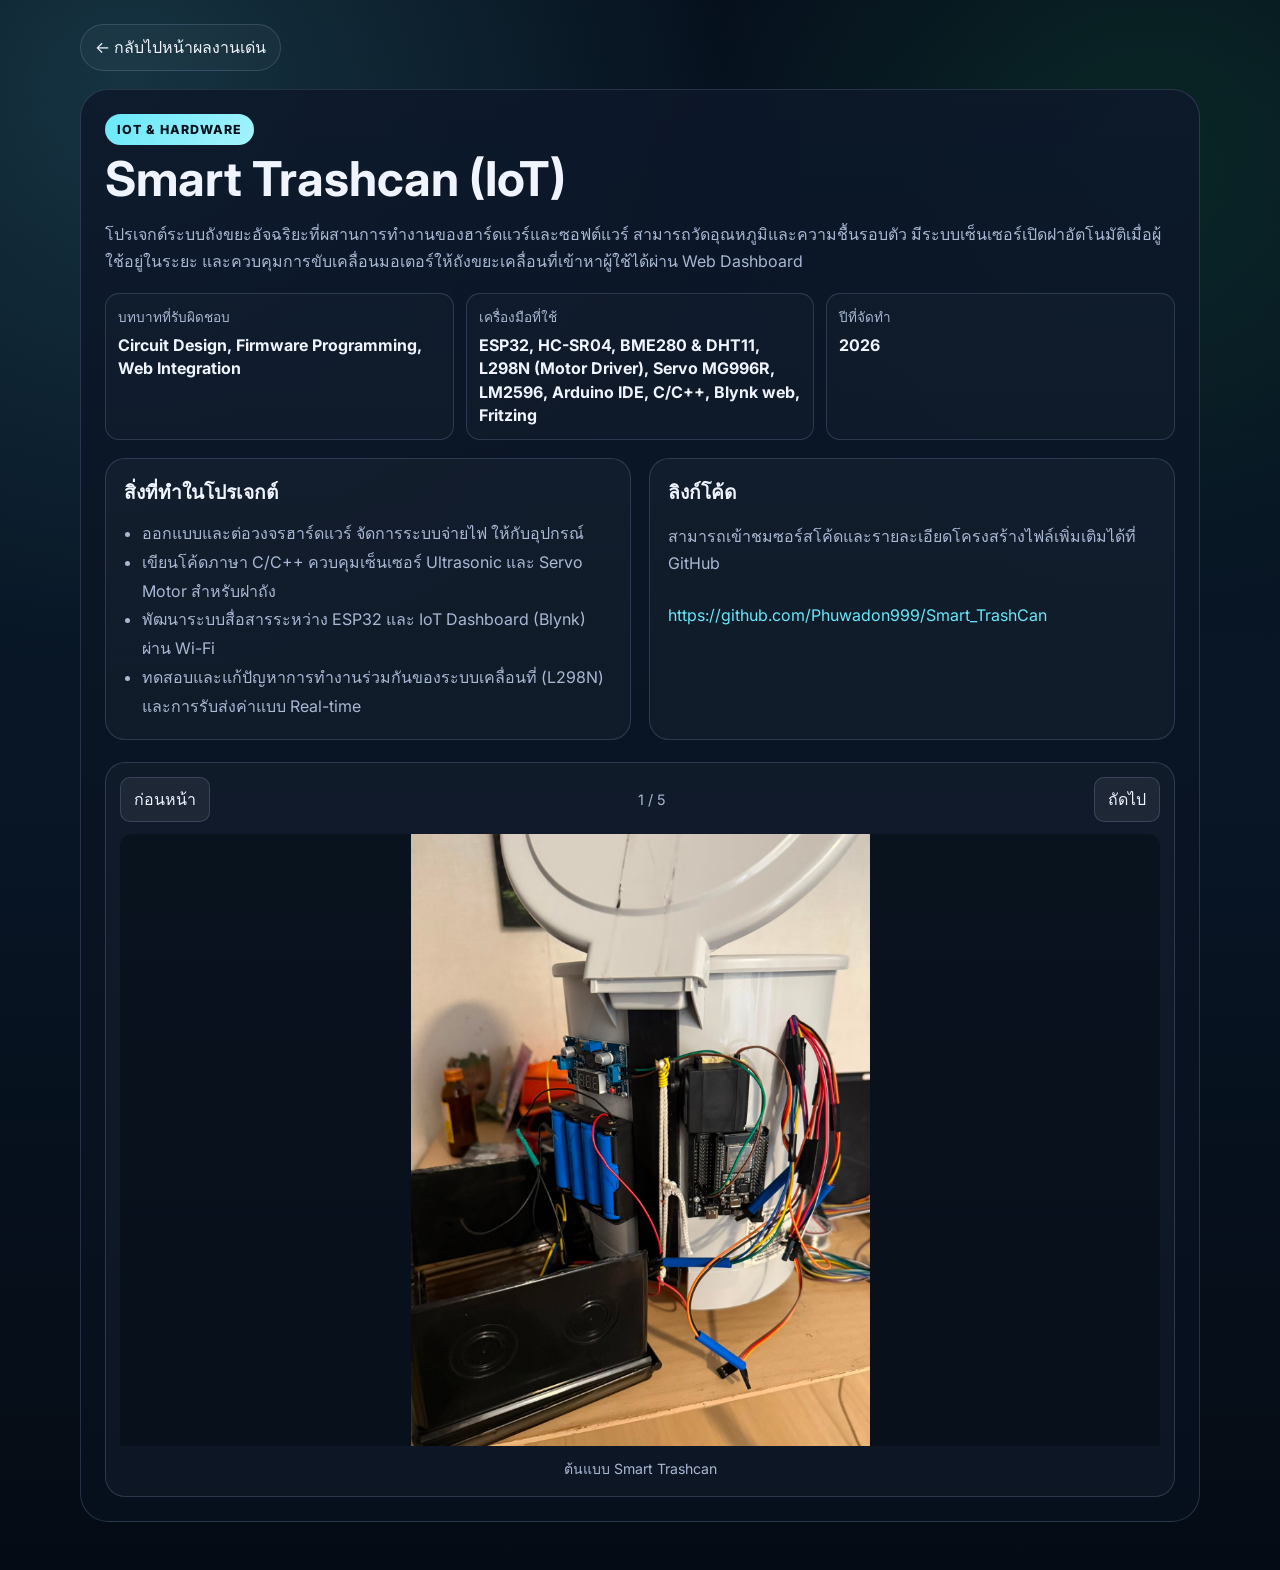
<file: project-smart-trashcan.html>
<!doctype html>
<html lang="th">
  <head>
    <meta charset="UTF-8" />
    <meta name="viewport" content="width=device-width, initial-scale=1.0" />
    <meta name="description" content="รายละเอียดผลงาน Smart Trashcan ของ Phuwadon" />
    <title>Smart Trashcan | Project Detail</title>
    <link rel="preconnect" href="https://fonts.googleapis.com" />
    <link rel="preconnect" href="https://fonts.gstatic.com" crossorigin />
    <link href="https://fonts.googleapis.com/css2?family=Inter:wght@400;500;600;700;800&display=swap" rel="stylesheet" />
    <link rel="stylesheet" href="project-detail.css" />
  </head>
  <body>
    <main class="page">
      <a class="back-link" href="index.html#projects">← กลับไปหน้าผลงานเด่น</a>

      <section class="hero">
        <span class="badge">IoT & Hardware</span>
        <h1>Smart Trashcan (IoT)</h1>
        <p class="summary">
          โปรเจกต์ระบบถังขยะอัจฉริยะที่ผสานการทำงานของฮาร์ดแวร์และซอฟต์แวร์ สามารถวัดอุณหภูมิและความชื้นรอบตัว มีระบบเซ็นเซอร์เปิดฝาอัตโนมัติเมื่อผู้ใช้อยู่ในระยะ และควบคุมการขับเคลื่อนมอเตอร์ให้ถังขยะเคลื่อนที่เข้าหาผู้ใช้ได้ผ่าน Web Dashboard
        </p>

        <div class="meta">
          <div>
            <span>บทบาทที่รับผิดชอบ</span>
            <strong>Circuit Design, Firmware Programming, Web Integration</strong>
          </div>
          <div>
            <span>เครื่องมือที่ใช้</span>
            <strong>ESP32, HC-SR04, BME280 & DHT11, L298N (Motor Driver), Servo MG996R, LM2596, Arduino IDE, C/C++, Blynk web, Fritzing</strong>
          </div>
          <div>
            <span>ปีที่จัดทำ</span>
            <strong>2026</strong>
          </div>
        </div>

        <div class="grid">
          <article class="panel">
            <h2>สิ่งที่ทำในโปรเจกต์</h2>
            <ul>
              <li>ออกแบบและต่อวงจรฮาร์ดแวร์ จัดการระบบจ่ายไฟ ให้กับอุปกรณ์</li>
              <li>เขียนโค้ดภาษา C/C++ ควบคุมเซ็นเซอร์ Ultrasonic และ Servo Motor สำหรับฝาถัง</li>
              <li>พัฒนาระบบสื่อสารระหว่าง ESP32 และ IoT Dashboard (Blynk) ผ่าน Wi-Fi</li>
              <li>ทดสอบและแก้ปัญหาการทำงานร่วมกันของระบบเคลื่อนที่ (L298N) และการรับส่งค่าแบบ Real-time</li>
            </ul>
          </article>

          <article class="panel">
            <h2>ลิงก์โค้ด</h2>
            <p class="summary">สามารถเข้าชมซอร์สโค้ดและรายละเอียดโครงสร้างไฟล์เพิ่มเติมได้ที่ GitHub</p>
            <a class="github-link" href="https://github.com/Phuwadon999/Smart_TrashCan" target="_blank" rel="noreferrer noopener">https://github.com/Phuwadon999/Smart_TrashCan</a>
          </article>
        </div>

        <div class="gallery gallery--carousel" data-gallery>
          <div class="gallery__toolbar">
            <button class="gallery__button" type="button" data-gallery-prev aria-label="ดูภาพก่อนหน้า">ก่อนหน้า</button>
            <span class="gallery__counter" data-gallery-counter aria-live="polite">1 / 5</span>
            <button class="gallery__button" type="button" data-gallery-next aria-label="ดูภาพถัดไป">ถัดไป</button>
          </div>
          <figure class="figure">
            <img class="zoomable" data-caption="ต้นแบบ Smart Trashcan" src="PJ/Pj1_ST/realbin.jpg" alt="รูปถังขยะอัจฉริยะต้นแบบจริง" />
            <figcaption>ต้นแบบ Smart Trashcan</figcaption>
          </figure>
          <figure class="figure">
            <img class="zoomable" data-caption="หน้า Web Dashboard" src="PJ/Pj1_ST/web_controlbin.png" alt="หน้าเว็บสำหรับควบคุมถังขยะ" />
            <figcaption>หน้า Web Dashboard</figcaption>
          </figure>
          <figure class="figure">
            <img class="zoomable" data-caption="รองรับการควบคุมผ่านมือถือ" src="PJ/Pj1_ST/mobile_controlbin.jpg" alt="หน้าควบคุมผ่านมือถือ" />
            <figcaption>การควบคุมผ่าน Mobile App</figcaption>
          </figure>
          <figure class="figure">
            <img class="zoomable" data-caption="โครงสร้างวงจรภาพรวม (Fritzing)" src="PJ/Pj1_ST/bin1_fzz.png" alt="แบบวงจรของระบบถังขยะอัจฉริยะ" />
            <figcaption>โครงสร้างวงจรภาพรวม (Fritzing)</figcaption>
          </figure>
          <figure class="figure">
            <img class="zoomable" data-caption="รายละเอียดการเชื่อมต่อวงจร" src="PJ/Pj1_ST/bin_fzz.png" alt="ภาพวงจรอีกมุมมอง" />
            <figcaption>รายละเอียดการเชื่อมต่อสายไฟ</figcaption>
          </figure>
        </div>
      </section>
    </main>
    <script src="script.js"></script>
  </body>
</html>
</file>
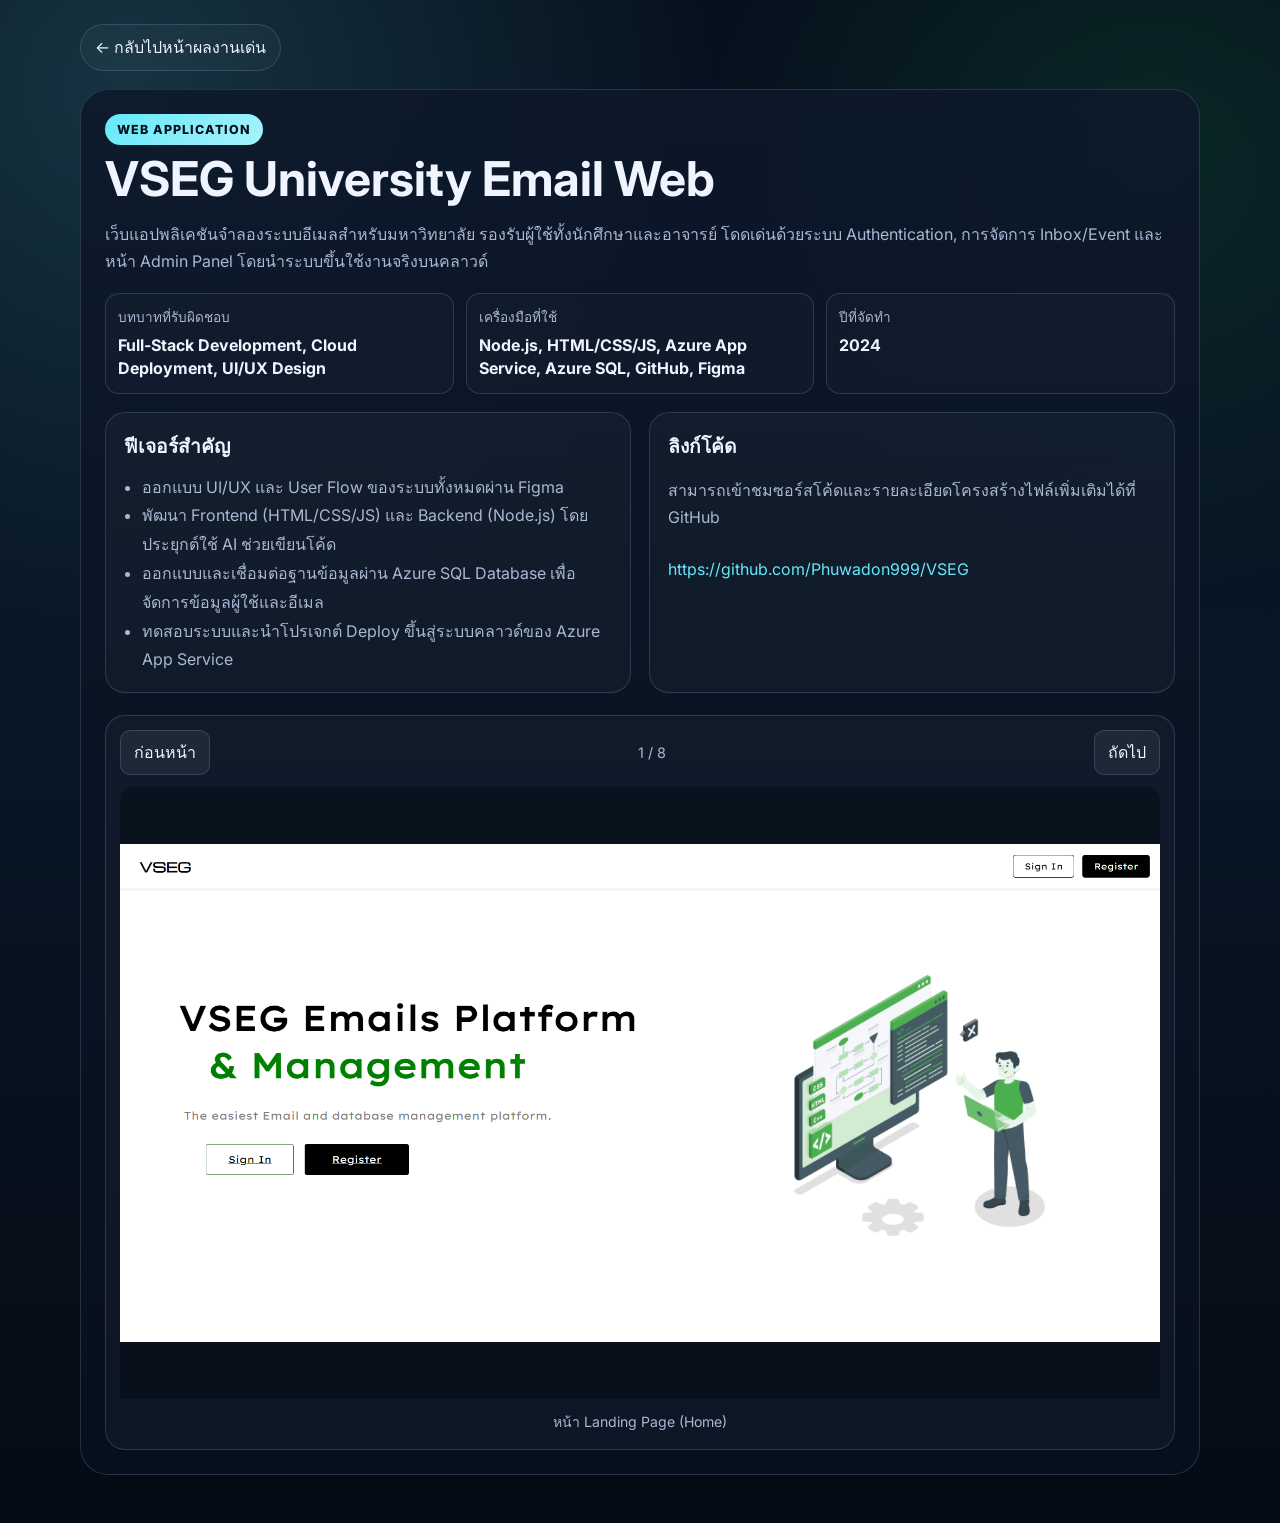
<file: project-vseg-email.html>
<!doctype html>
<html lang="th">
  <head>
    <meta charset="UTF-8" />
    <meta name="viewport" content="width=device-width, initial-scale=1.0" />
    <meta name="description" content="รายละเอียดผลงาน VSEG University Email Web ของ Phuwadon" />
    <title>VSEG Email Web | Project Detail</title>
    <link rel="preconnect" href="https://fonts.googleapis.com" />
    <link rel="preconnect" href="https://fonts.gstatic.com" crossorigin />
    <link href="https://fonts.googleapis.com/css2?family=Inter:wght@400;500;600;700;800&display=swap" rel="stylesheet" />
    <link rel="stylesheet" href="project-detail.css" />
  </head>
  <body>
    <main class="page">
      <a class="back-link" href="index.html#projects">← กลับไปหน้าผลงานเด่น</a>

      <section class="hero">
        <span class="badge">Web Application</span>
        <h1>VSEG University Email Web</h1>
        <p class="summary">
          เว็บแอปพลิเคชันจำลองระบบอีเมลสำหรับมหาวิทยาลัย รองรับผู้ใช้ทั้งนักศึกษาและอาจารย์ โดดเด่นด้วยระบบ Authentication, การจัดการ Inbox/Event และหน้า Admin Panel โดยนำระบบขึ้นใช้งานจริงบนคลาวด์
        </p>

        <div class="meta">
          <div>
            <span>บทบาทที่รับผิดชอบ</span>
            <strong>Full-Stack Development, Cloud Deployment, UI/UX Design</strong>
          </div>
          <div>
            <span>เครื่องมือที่ใช้</span>
            <strong>Node.js, HTML/CSS/JS, Azure App Service, Azure SQL, GitHub, Figma</strong>
          </div>
          <div>
            <span>ปีที่จัดทำ</span>
            <strong>2024</strong>
          </div>
        </div>

        <div class="grid">
          <article class="panel">
            <h2>ฟีเจอร์สำคัญ</h2>
            <ul>
              <li>ออกแบบ UI/UX และ User Flow ของระบบทั้งหมดผ่าน Figma</li>
              <li>พัฒนา Frontend (HTML/CSS/JS) และ Backend (Node.js) โดยประยุกต์ใช้ AI ช่วยเขียนโค้ด</li>
              <li>ออกแบบและเชื่อมต่อฐานข้อมูลผ่าน Azure SQL Database เพื่อจัดการข้อมูลผู้ใช้และอีเมล</li>
              <li>ทดสอบระบบและนำโปรเจกต์ Deploy ขึ้นสู่ระบบคลาวด์ของ Azure App Service</li>
            </ul>
          </article>

          <article class="panel">
            <h2>ลิงก์โค้ด</h2>
            <p class="summary">สามารถเข้าชมซอร์สโค้ดและรายละเอียดโครงสร้างไฟล์เพิ่มเติมได้ที่ GitHub</p>
            <a class="github-link" href="https://github.com/Phuwadon999/VSEG" target="_blank" rel="noreferrer noopener">https://github.com/Phuwadon999/VSEG</a>
          </article>
        </div>

        <div class="gallery gallery--carousel" data-gallery>
          <div class="gallery__toolbar">
            <button class="gallery__button" type="button" data-gallery-prev aria-label="ดูภาพก่อนหน้า">ก่อนหน้า</button>
            <span class="gallery__counter" data-gallery-counter aria-live="polite">1 / 8</span>
            <button class="gallery__button" type="button" data-gallery-next aria-label="ดูภาพถัดไป">ถัดไป</button>
          </div>
          <figure class="figure">
            <img class="zoomable" data-caption="หน้า Home" src="PJ/Pj3_emailweb/Homepage.png" alt="หน้าหลักของระบบอีเมล" />
            <figcaption>หน้า Landing Page (Home)</figcaption>
          </figure>
          <figure class="figure">
            <img class="zoomable" data-caption="หน้า Login" src="PJ/Pj3_emailweb/Loginpage.png" alt="หน้าเข้าสู่ระบบ" />
            <figcaption>ระบบเข้าสู่ระบบ (Login)</figcaption>
          </figure>
          <figure class="figure">
            <img class="zoomable" data-caption="หน้า Register" src="PJ/Pj3_emailweb/Registerpage.png" alt="หน้าสมัครสมาชิก" />
            <figcaption>ระบบสมัครสมาชิก (Register)</figcaption>
          </figure>
          <figure class="figure">
            <img class="zoomable" data-caption="หน้า Email" src="PJ/Pj3_emailweb/Emailpage.png" alt="หน้าดูอีเมล" />
            <figcaption>ระบบกล่องข้อความ (Inbox)</figcaption>
          </figure>
          <figure class="figure">
            <img class="zoomable" data-caption="หน้ารายละเอียดอีเมล" src="PJ/Pj3_emailweb/Inemailpage.png" alt="หน้าดูอีเมลที่เปิดอ่าน" />
            <figcaption>หน้ารายละเอียดอีเมล</figcaption>
          </figure>
          <figure class="figure">
            <img class="zoomable" data-caption="หน้า Create Event" src="PJ/Pj3_emailweb/Createevent.png" alt="หน้าสร้างอีเวนต์" />
            <figcaption>ฟีเจอร์สร้างอีเวนต์</figcaption>
          </figure>
          <figure class="figure">
            <img class="zoomable" data-caption="หน้า Profile" src="PJ/Pj3_emailweb/Profilepage.png" alt="หน้าโปรไฟล์ผู้ใช้" />
            <figcaption>หน้าจัดการข้อมูลส่วนตัว</figcaption>
          </figure>
          <figure class="figure">
            <img class="zoomable" data-caption="หน้า Admin" src="PJ/Pj3_emailweb/Adminpage.png" alt="หน้าแอดมิน" />
            <figcaption>หน้าจัดการระบบสำหรับ Admin</figcaption>
          </figure>
        </div>
      </section>
    </main>
    <script src="script.js"></script>
  </body>
</html>
</file>
<file: style.css>
:root {
  color-scheme: dark;
  --bg: #07111f;
  --bg-soft: rgba(11, 20, 35, 0.72);
  --panel: rgba(13, 24, 42, 0.78);
  --panel-strong: rgba(20, 33, 56, 0.96);
  --text: #eff4ff;
  --muted: #a9b8d3;
  --line: rgba(160, 185, 230, 0.18);
  --accent: #67e8f9;
  --accent-strong: #22c55e;
  --accent-2: #f59e0b;
  --shadow: 0 30px 80px rgba(0, 0, 0, 0.35);
  --radius-xl: 30px;
  --radius-lg: 22px;
  --radius-md: 16px;
  --container: min(1160px, calc(100vw - 32px));
}

* {
  box-sizing: border-box;
}

html {
  scroll-behavior: smooth;
}

body {
  margin: 0;
  min-height: 100vh;
  font-family: "Inter", sans-serif;
  color: var(--text);
  background:
    radial-gradient(circle at top left, rgba(103, 232, 249, 0.18), transparent 34%),
    radial-gradient(circle at 85% 20%, rgba(245, 158, 11, 0.15), transparent 28%),
    linear-gradient(180deg, #06101d 0%, #081626 42%, #050b14 100%);
  overflow-x: hidden;
}

body::before {
  content: "";
  position: fixed;
  inset: 0;
  pointer-events: none;
  background-image:
    linear-gradient(rgba(255, 255, 255, 0.03) 1px, transparent 1px),
    linear-gradient(90deg, rgba(255, 255, 255, 0.03) 1px, transparent 1px);
  background-size: 56px 56px;
  mask-image: linear-gradient(180deg, rgba(0, 0, 0, 0.9), transparent 90%);
  opacity: 0.4;
}

img {
  max-width: 100%;
  display: block;
}

a {
  color: inherit;
  text-decoration: none;
}

.page {
  animation: page-enter 0.7s ease both;
}

.section {
  width: var(--container);
  margin: 0 auto;
  padding: 96px 0;
  position: relative;
}

.topbar {
  width: min(1200px, calc(100vw - 24px));
  margin: 18px auto 0;
  padding: 16px 20px;
  border: 1px solid var(--line);
  background: rgba(8, 16, 30, 0.72);
  backdrop-filter: blur(18px);
  border-radius: 999px;
  display: flex;
  align-items: center;
  justify-content: space-between;
  gap: 16px;
  position: sticky;
  top: 16px;
  z-index: 20;
  box-shadow: var(--shadow);
}

.brand {
  display: flex;
  align-items: center;
  gap: 12px;
  min-width: 0;
}

.brand-mark {
  width: 44px;
  height: 44px;
  border-radius: 16px;
  display: grid;
  place-items: center;
  font-weight: 800;
  letter-spacing: 0.08em;
  background: linear-gradient(135deg, rgba(103, 232, 249, 0.95), rgba(34, 197, 94, 0.9));
  color: #04111d;
  box-shadow: 0 12px 30px rgba(34, 197, 94, 0.2);
}

.brand-text {
  display: grid;
}

.brand-text strong {
  font-size: 0.98rem;
  line-height: 1.1;
}

.brand-text small {
  color: var(--muted);
  font-size: 0.78rem;
}

.nav {
  display: flex;
  align-items: center;
  justify-content: center;
  gap: 18px;
  flex-wrap: wrap;
}

.nav a {
  color: var(--muted);
  font-size: 0.92rem;
  transition: color 0.2s ease, transform 0.2s ease;
}

.nav a:hover {
  color: var(--text);
  transform: translateY(-1px);
}

.cta,
.ghost {
  display: inline-flex;
  align-items: center;
  justify-content: center;
  border-radius: 999px;
  padding: 14px 22px;
  font-weight: 700;
  transition: transform 0.2s ease, box-shadow 0.2s ease, border-color 0.2s ease, background 0.2s ease;
}

.cta {
  color: #04111d;
  background: linear-gradient(135deg, var(--accent), #a5f3fc);
  box-shadow: 0 18px 40px rgba(103, 232, 249, 0.24);
}

.cta:hover,
.ghost:hover {
  transform: translateY(-2px);
}

.ghost {
  border: 1px solid var(--line);
  background: rgba(255, 255, 255, 0.02);
}

.cta-small {
  padding: 12px 18px;
}

.hero {
  display: grid;
  grid-template-columns: 1.15fr 0.85fr;
  gap: 32px;
  align-items: start;
  padding-top: 48px;
}

.hero-copy h1,
.section-heading h2 {
  font-family: "Playfair Display", serif;
  margin: 0;
  line-height: 1.02;
  letter-spacing: -0.03em;
}

.hero-copy h1 {
  font-size: clamp(3.8rem, 6vw, 3.8rem); 
  max-width: 15ch; 
  line-height: 1; 
}

.section-heading h2 {
  font-size: clamp(2.2rem, 4vw, 3.3rem);
}

.eyebrow {
  display: inline-flex;
  align-items: center;
  gap: 10px;
  margin: 0 0 18px;
  color: var(--accent);
  text-transform: uppercase;
  letter-spacing: 0.16em;
  font-size: 0.76rem;
  font-weight: 800;
}

.hero-text,
.section-heading p,
.panel p,
.project-card p,
.activity-card p,
.timeline-item p,
.footer p {
  color: var(--muted);
  line-height: 1.7;
}

.hero-text {
  max-width: 62ch;
  font-size: 1.04rem;
  margin: 22px 0 0;
}

.hero-actions {
  display: flex;
  flex-wrap: wrap;
  gap: 14px;
  margin-top: 28px;
}

.hero-stats {
  display: grid;
  grid-template-columns: repeat(3, minmax(0, 1fr));
  gap: 14px;
  margin-top: 34px;
}

.hero-stats article,
.quick-facts div {
  padding: 16px 18px;
  border: 1px solid var(--line);
  border-radius: 18px;
  background: rgba(255, 255, 255, 0.03);
}

.hero-stats strong {
  display: block;
  font-size: 1.4rem;
  margin-bottom: 4px;
}

.hero-stats span,
.quick-facts span,
.project-year,
.skill-item span:last-child,
.timeline-item span {
  color: var(--muted);
  font-size: 0.92rem;
}

.hero-card,
.panel,
.project-card,
.activity-card,
.timeline {
  border: 1px solid var(--line);
  background: linear-gradient(180deg, var(--panel), rgba(7, 16, 30, 0.9));
  backdrop-filter: blur(18px);
  border-radius: var(--radius-xl);
  box-shadow: var(--shadow);
}

.hero-card {
  padding: 18px;
  position: relative;
  overflow: hidden;
}

.hero-card::after {
  content: "";
  position: absolute;
  inset: auto -70px -70px auto;
  width: 180px;
  height: 180px;
  border-radius: 50%;
  background: radial-gradient(circle, rgba(103, 232, 249, 0.18), transparent 65%);
}

.profile-frame {
  padding: 18px;
  border-radius: 26px;
  border: 1px solid rgba(103, 232, 249, 0.16);
  background: linear-gradient(135deg, rgba(103, 232, 249, 0.08), rgba(34, 197, 94, 0.08));
}

.profile-avatar {
  aspect-ratio: 1 / 1;
  border-radius: 24px;
  display: grid;
  place-items: center;
  background:
    radial-gradient(circle at 30% 25%, rgba(103, 232, 249, 0.22), transparent 30%),
    linear-gradient(140deg, rgba(15, 23, 42, 0.92), rgba(2, 6, 23, 0.96));
  border: none;
  color: var(--muted);
  font-weight: 700;
  letter-spacing: 0.06em;
  text-transform: uppercase;
}

.profile-info {
  padding: 20px 6px 8px;
}

.profile-info h2 {
  margin: 4px 0 8px;
  font-size: 2rem;
}

.profile-tag,
.profile-role {
  margin: 0;
  color: var(--muted);
}

.quick-facts {
  display: grid;
  gap: 12px;
  margin-top: 8px;
}

.quick-facts strong {
  display: block;
  margin-top: 6px;
  line-height: 1.45;
}

.split-section .info-grid,
.skill-layout,
.contact-grid {
  display: grid;
  gap: 18px;
}

.split-section .info-grid,
.contact-grid {
  grid-template-columns: repeat(2, minmax(0, 1fr));
}

.skill-layout {
  grid-template-columns: 1.15fr 0.85fr;
}


.card-grid {
  display: grid;
  grid-template-columns: repeat(3, minmax(0, 1fr));
  gap: 18px;
}

.panel,
.project-card,
.activity-card {
  padding: 24px;
}

.activity-image {
  margin-bottom: 18px;
  border-radius: 20px;
  overflow: hidden;
  background: rgba(255, 255, 255, 0.03);
  border: 1px dashed rgba(255, 255, 255, 0.16);
}

.activity-image img {
  width: 100%;
  height: 180px;
  object-fit: cover;
  display: block;
}

.panel h3,
.project-card h3,
.activity-card h3,
.timeline-item h3 {
  margin: 0 0 12px;
  font-size: 1.15rem;
}

.detail-list,
.social-list,
.project-meta {
  list-style: none;
  padding: 0;
  margin: 0;
  display: grid;
  gap: 10px;
}

.chips,
.skill-tags {
  display: flex;
  flex-wrap: wrap;
  gap: 10px;
  list-style: none;
  padding: 0;
  margin: 0;
}

.chips li,
.skill-tags span {
  padding: 10px 14px;
  border-radius: 999px;
  border: 1px solid rgba(160, 185, 230, 0.16);
  background: rgba(255, 255, 255, 0.03);
  color: var(--text);
  font-size: 0.92rem;
}

.project-card {
  min-height: 100%;
  display: flex;
  flex-direction: column;
}

.project-link-card {
  position: relative;
  overflow: hidden;
  cursor: pointer;
  transition: transform 0.25s ease, border-color 0.25s ease, box-shadow 0.25s ease;
}

.project-link-card::after {
  content: "เพิ่มเติม";
  position: absolute;
  top: 16px;
  right: 16px;
  padding: 8px 12px;
  border-radius: 999px;
  background: rgba(6, 23, 38, 0.85);
  border: 1px solid rgba(103, 232, 249, 0.55);
  color: var(--accent);
  font-size: 0.78rem;
  font-weight: 700;
  letter-spacing: 0.03em;
  opacity: 0;
  transform: translateY(6px);
  transition: opacity 0.22s ease, transform 0.22s ease;
}

.project-link-card:hover,
.project-link-card:focus-visible {
  transform: translateY(-4px);
  border-color: rgba(103, 232, 249, 0.48);
  box-shadow: 0 26px 48px rgba(4, 16, 29, 0.55);
}

.project-actions {
  margin-top: 18px;
  display: flex;
  justify-content: space-between;
  align-items: center;
}

.project-button {
  display: inline-flex;
  align-items: center;
  justify-content: center;
  padding: 11px 16px;
  border-radius: 999px;
  border: 1px solid rgba(103, 232, 249, 0.38);
  background: rgba(103, 232, 249, 0.1);
  color: var(--text);
  font-weight: 700;
  font-size: 0.9rem;
  transition: transform 0.2s ease, background 0.2s ease, border-color 0.2s ease;
}

.project-button:hover,
.project-button:focus-visible {
  transform: translateY(-2px);
  background: rgba(103, 232, 249, 0.16);
  border-color: rgba(103, 232, 249, 0.6);
}

.zoomable {
  cursor: zoom-in;
}

.image-modal__close {
  border: 0;
  border-radius: 999px;
  padding: 10px 14px;
  background: rgba(255, 255, 255, 0.08);
  color: var(--text);
  font: inherit;
  cursor: pointer;
}

.project-link-card:hover::after,
.project-link-card:focus-visible::after {
  opacity: 1;
  transform: translateY(0);
}

.project-top {
  display: flex;
  align-items: center;
  justify-content: space-between;
  gap: 12px;
  margin-bottom: 18px;
}

.project-badge {
  display: inline-flex;
  align-items: center;
  padding: 8px 12px;
  border-radius: 999px;
  color: #04111d;
  background: linear-gradient(135deg, var(--accent-2), #fde68a);
  font-size: 0.8rem;
  font-weight: 800;
  text-transform: uppercase;
  letter-spacing: 0.08em;
}

.project-meta {
  margin-top: auto;
}

.project-meta strong {
  color: var(--text);
}

.project-meta a,
.social-list a {
  color: var(--accent);
}

.project-meta a:hover,
.social-list a:hover {
  text-decoration: underline;
}

.skill-item {
  display: flex;
  align-items: center;
  justify-content: space-between;
  gap: 12px;
  margin-top: 20px;
  margin-bottom: 8px;
}

.skill-bar {
  height: 10px;
  background: rgba(255, 255, 255, 0.06);
  border-radius: 999px;
  overflow: hidden;
}

.skill-bar i {
  display: block;
  height: 100%;
  border-radius: inherit;
  background: linear-gradient(90deg, var(--accent), var(--accent-strong));
}

.activity-grid {
  grid-template-columns: repeat(3, minmax(0, 1fr));
}

.activity-image {
  height: 180px;
  margin-bottom: 18px;
  border-radius: 20px;
  display: grid;
  place-items: center;
  color: rgba(239, 244, 255, 0.7);
  background:
    linear-gradient(135deg, rgba(103, 232, 249, 0.16), rgba(245, 158, 11, 0.1)),
    radial-gradient(circle at top, rgba(255, 255, 255, 0.08), transparent 55%);
  border: none;
}

.certificate-grid {
  display: grid;
  grid-template-columns: repeat(2, minmax(0, 1fr));
  gap: 18px;
}

.certificate-card {
  border: 1px solid var(--line);
  background: linear-gradient(180deg, var(--panel), rgba(7, 16, 30, 0.92));
  backdrop-filter: blur(18px);
  border-radius: var(--radius-xl);
  box-shadow: var(--shadow);
  overflow: hidden;
  transition: transform 0.22s ease, border-color 0.22s ease, box-shadow 0.22s ease;
}

.certificate-card:hover,
.certificate-card:focus-within {
  transform: translateY(-4px);
  border-color: rgba(103, 232, 249, 0.42);
  box-shadow: 0 30px 70px rgba(0, 0, 0, 0.42);
}

.certificate-image {
  border-radius: 0;
  overflow: hidden;
  background: rgba(255, 255, 255, 0.03);
  border-bottom: 1px solid rgba(160, 185, 230, 0.16);
}

.certificate-image img {
  width: 100%;
  height: 240px;
  object-fit: cover;
  display: block;
}

.certificate-body {
  padding: 18px 18px 20px;
}

.certificate-year {
  display: inline-flex;
  align-items: center;
  margin-bottom: 10px;
  padding: 7px 10px;
  border-radius: 999px;
  border: 1px solid rgba(103, 232, 249, 0.24);
  color: var(--accent);
  font-size: 0.76rem;
  font-weight: 800;
  letter-spacing: 0.08em;
}

.certificate-body h3 {
  margin: 0 0 10px;
  font-size: 1.08rem;
  line-height: 1.35;
}

.certificate-body p {
  margin: 0;
  color: var(--muted);
  line-height: 1.7;
}

.note-panel {
  grid-column: 1 / -1;
}

.footer {
  width: var(--container);
  margin: 0 auto;
  padding: 24px 0 44px;
  border-top: 1px solid rgba(160, 185, 230, 0.12);
}

.footer p {
  margin: 0;
  text-align: center;
}

.reveal {
  opacity: 0;
  transform: translateY(22px);
  transition: opacity 0.8s ease, transform 0.8s ease;
}

.reveal.is-visible {
  opacity: 1;
  transform: translateY(0);
}

.zoomable {
  cursor: zoom-in;
}

.image-modal {
  position: fixed;
  inset: 0;
  display: grid;
  place-items: center;
  padding: 20px;
  background: rgba(2, 8, 16, 0.76);
  backdrop-filter: blur(10px);
  opacity: 0;
  visibility: hidden;
  transition: opacity 0.2s ease, visibility 0.2s ease;
  z-index: 100;
}

.image-modal.is-open {
  opacity: 1;
  visibility: visible;
}

body.modal-open {
  overflow: hidden;
  touch-action: none;
}

.image-modal__panel {
  position: fixed;
  top: 50vh;
  left: 50vw;
  transform: translate(-50%, -50%) scale(0.92);
  transform-origin: center center;
  opacity: 0;
  width: min(1080px, 100%);
  max-height: min(88vh, 900px);
  display: grid;
  gap: 12px;
  transition: opacity 0.2s ease, transform 0.2s ease;
}

.image-modal.is-open .image-modal__panel {
  transform: translate(-50%, -50%) scale(1);
  opacity: 1;
}

.image-modal__frame {
  border-radius: 24px;
  overflow: hidden;
  border: 1px solid rgba(160, 185, 230, 0.18);
  background: rgba(7, 16, 30, 0.96);
  box-shadow: var(--shadow);
}

.image-modal__frame img {
  width: 100%;
  height: auto;
  max-height: 76vh;
  object-fit: contain;
}

.image-modal__caption {
  display: flex;
  align-items: center;
  justify-content: space-between;
  gap: 12px;
  padding: 10px 4px 0;
  color: var(--muted);
}

.image-modal__close {
  border: 0;
  border-radius: 999px;
  padding: 10px 14px;
  background: rgba(255, 255, 255, 0.08);
  color: var(--text);
  font: inherit;
  cursor: pointer;
}

@keyframes page-enter {
  from {
    opacity: 0;
    transform: translateY(10px);
    filter: blur(6px);
  }
  to {
    opacity: 1;
    transform: translateY(0);
    filter: blur(0);
  }
}

.aurora {
  position: fixed;
  width: 520px;
  height: 520px;
  border-radius: 50%;
  filter: blur(64px);
  opacity: 0.28;
  pointer-events: none;
  z-index: -1;
}

.aurora-left {
  top: -180px;
  left: -180px;
  background: radial-gradient(circle, rgba(103, 232, 249, 0.65), transparent 66%);
}

.aurora-right {
  top: 22vh;
  right: -220px;
  background: radial-gradient(circle, rgba(245, 158, 11, 0.5), transparent 64%);
}

@media (max-width: 1080px) {
  .topbar {
    border-radius: 28px;
    flex-wrap: wrap;
  }

  .nav {
    order: 3;
    width: 100%;
    justify-content: flex-start;
  }

  .hero,
  .skill-layout,
  .split-section .info-grid,
  .contact-grid,
  .card-grid,
  .activity-grid {
    grid-template-columns: 1fr;
  }

  .soft-skills-heading {
    display: block;
  }

  .hero-copy h1 {
    max-width: none;
  }
}

@media (max-width: 720px) {
  .section {
    padding: 72px 0;
  }

  .topbar {
    width: min(100vw - 16px, 1200px);
    padding: 14px;
    top: 8px;
  }

  .nav {
    gap: 12px 14px;
  }

  .hero-stats {
    grid-template-columns: 1fr;
  }

  .panel,
  .project-card,
  .activity-card,
  .hero-card {
    border-radius: 24px;
  }

  .timeline-item {
    grid-template-columns: 1fr;
  }

  .certificate-grid {
    grid-template-columns: 1fr;
  }

  .certificate-image img,
  .activity-image img {
    height: 220px;
  }
}
</file>
<file: project-detail.css>
:root {
  color-scheme: dark;
  --bg: #07111f;
  --panel: rgba(13, 24, 42, 0.86);
  --line: rgba(160, 185, 230, 0.2);
  --text: #eff4ff;
  --muted: #a9b8d3;
  --accent: #67e8f9;
  --accent-2: #22c55e;
  --radius-xl: 28px;
}

* {
  box-sizing: border-box;
}

body {
  margin: 0;
  font-family: "Inter", sans-serif;
  color: var(--text);
  background:
    radial-gradient(circle at 10% 5%, rgba(103, 232, 249, 0.16), transparent 32%),
    radial-gradient(circle at 90% 10%, rgba(34, 197, 94, 0.12), transparent 25%),
    linear-gradient(180deg, #06101d 0%, #081626 48%, #050b14 100%);
}

a {
  color: inherit;
}

.page {
  width: min(1120px, calc(100vw - 28px));
  margin: 24px auto 48px;
  animation: page-enter 0.7s ease both;
}

.back-link {
  display: inline-flex;
  align-items: center;
  gap: 8px;
  margin-bottom: 18px;
  padding: 10px 14px;
  border-radius: 999px;
  border: 1px solid var(--line);
  background: rgba(255, 255, 255, 0.03);
  text-decoration: none;
}

.hero {
  border: 1px solid var(--line);
  background: linear-gradient(180deg, var(--panel), rgba(7, 16, 30, 0.96));
  border-radius: var(--radius-xl);
  padding: 24px;
}

.hero h1 {
  margin: 8px 0 12px;
  font-size: clamp(2rem, 4vw, 3rem);
  line-height: 1.08;
}

.badge {
  display: inline-flex;
  align-items: center;
  border-radius: 999px;
  padding: 8px 12px;
  font-size: 0.78rem;
  font-weight: 800;
  letter-spacing: 0.08em;
  text-transform: uppercase;
  color: #04111d;
  background: linear-gradient(135deg, var(--accent), #a5f3fc);
}

.meta {
  display: grid;
  grid-template-columns: repeat(3, minmax(0, 1fr));
  gap: 12px;
  margin-top: 18px;
}

.meta div {
  border: 1px solid var(--line);
  border-radius: 14px;
  padding: 12px;
  background: rgba(255, 255, 255, 0.02);
}

.meta span {
  display: block;
  color: var(--muted);
  font-size: 0.85rem;
  margin-bottom: 6px;
}

.meta strong {
  line-height: 1.45;
}

.summary {
  margin-top: 16px;
  color: var(--muted);
  line-height: 1.7;
}

.grid {
  display: grid;
  grid-template-columns: 1fr 1fr;
  gap: 18px;
  margin-top: 18px;
}

.panel {
  border: 1px solid var(--line);
  border-radius: 20px;
  background: rgba(255, 255, 255, 0.03);
  padding: 18px;
}

.panel h2 {
  margin: 0 0 12px;
  font-size: 1.2rem;
}

.panel ul {
  margin: 0;
  padding-left: 18px;
  color: var(--muted);
  line-height: 1.8;
}

.github-link {
  display: inline-flex;
  margin-top: 12px;
  color: var(--accent);
  text-decoration: none;
}

.gallery {
  margin-top: 22px;
  display: grid;
  grid-template-columns: repeat(3, minmax(0, 1fr));
  gap: 14px;
}

.gallery--carousel {
  display: block;
  position: relative;
  padding: 14px;
  border: 1px solid var(--line);
  border-radius: 20px;
  background: rgba(255, 255, 255, 0.03);
}

.gallery__toolbar {
  display: flex;
  align-items: center;
  justify-content: space-between;
  gap: 12px;
  margin-bottom: 12px;
}

.gallery__button {
  border: 1px solid var(--line);
  border-radius: 10px;
  padding: 9px 13px;
  color: var(--text);
  background: rgba(255, 255, 255, 0.06);
  font: inherit;
  cursor: pointer;
}

.gallery__button:hover,
.gallery__button:focus-visible {
  border-color: var(--accent);
  background: rgba(103, 232, 249, 0.12);
}

.gallery__counter {
  color: var(--muted);
  font-size: 0.9rem;
}

.figure {
  margin: 0;
  border: 1px solid var(--line);
  border-radius: 16px;
  overflow: hidden;
  background: rgba(255, 255, 255, 0.03);
}

.figure img {
  width: 100%;
  height: 180px;
  object-fit: cover;
  display: block;
}

.gallery--carousel .figure {
  display: none;
  border: 0;
  border-radius: 12px;
  background: transparent;
}

.gallery--carousel .figure.is-active {
  display: block;
}

.gallery--carousel .figure img {
  height: min(68vh, 720px);
  min-height: 360px;
  object-fit: contain;
  background: rgba(2, 8, 16, 0.42);
}

.gallery--carousel .figure figcaption {
  padding: 12px 2px 2px;
  text-align: center;
}

.zoomable {
  cursor: zoom-in;
}

.image-modal {
  position: fixed;
  inset: 0;
  display: grid;
  place-items: center;
  padding: 20px;
  background: rgba(2, 8, 16, 0.76);
  backdrop-filter: blur(10px);
  opacity: 0;
  visibility: hidden;
  transition: opacity 0.2s ease, visibility 0.2s ease;
  z-index: 100;
}

.image-modal.is-open {
  opacity: 1;
  visibility: visible;
}

body.modal-open {
  overflow: hidden;
  touch-action: none;
}

.image-modal__panel {
  position: relative;
  transform: scale(0.92);
  transform-origin: center center;
  opacity: 0;
  width: min(1080px, 100%);
  max-height: min(88vh, 900px);
  display: grid;
  gap: 12px;
  transition: opacity 0.2s ease, transform 0.2s ease;
}

.image-modal.is-open .image-modal__panel {
  transform: scale(1);
  opacity: 1;
}

.image-modal__frame {
  border-radius: 24px;
  overflow: hidden;
  border: 1px solid rgba(160, 185, 230, 0.18);
  background: rgba(7, 16, 30, 0.96);
  box-shadow: 0 30px 80px rgba(0, 0, 0, 0.35);
}

.image-modal__frame img {
  width: 100%;
  height: auto;
  max-height: 76vh;
  object-fit: contain;
}

.image-modal__caption {
  display: flex;
  align-items: center;
  justify-content: space-between;
  gap: 12px;
  padding: 10px 4px 0;
  color: var(--muted);
}

.image-modal__close {
  border: 0;
  border-radius: 999px;
  padding: 10px 14px;
  background: rgba(255, 255, 255, 0.08);
  color: var(--text);
  font: inherit;
  cursor: pointer;
}

.figure figcaption {
  padding: 10px 12px;
  color: var(--muted);
  font-size: 0.88rem;
}

@media (max-width: 900px) {
  .meta,
  .grid,
  .gallery {
    grid-template-columns: 1fr;
  }

  .figure img {
    height: 220px;
  }

  .gallery--carousel .figure img {
    height: min(58vh, 560px);
    min-height: 240px;
  }
}

@keyframes page-enter {
  from {
    opacity: 0;
    transform: translateY(10px);
    filter: blur(6px);
  }

  to {
    opacity: 1;
    transform: translateY(0);
    filter: blur(0);
  }
}
</file>
